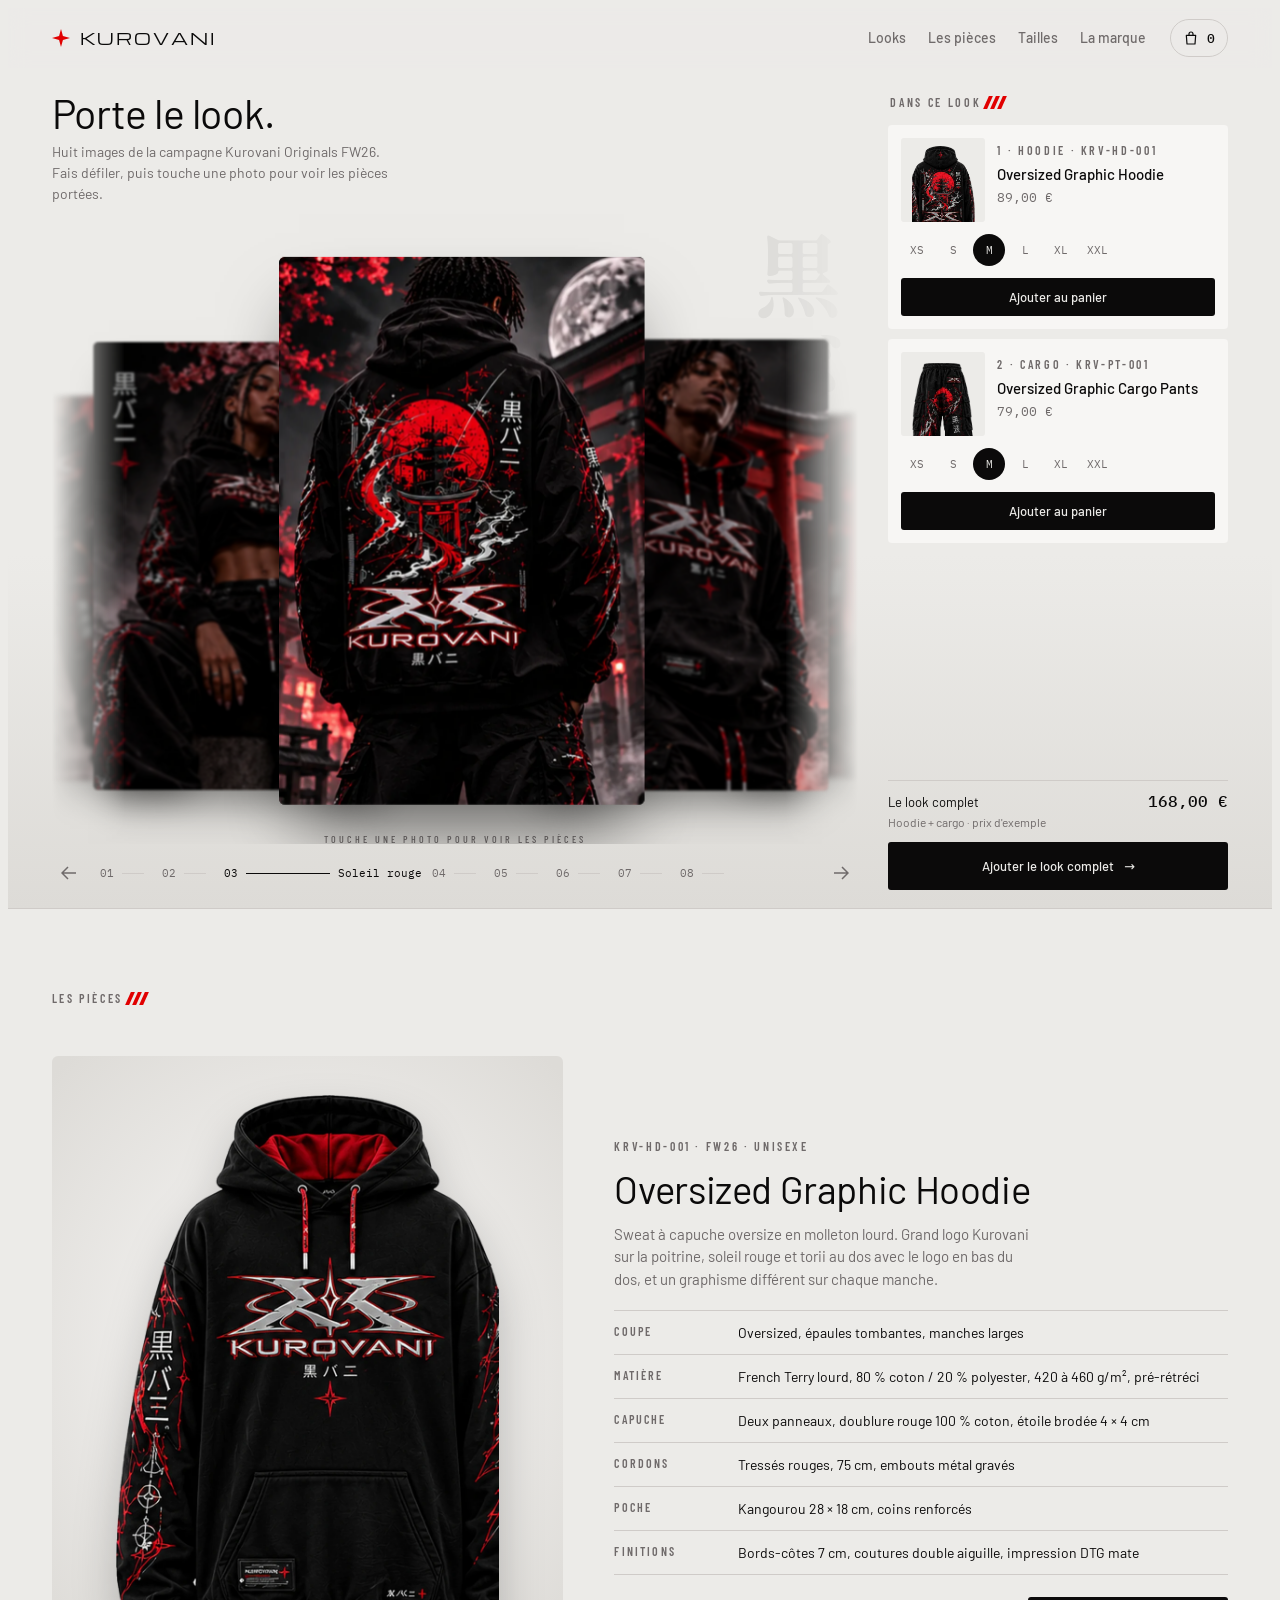
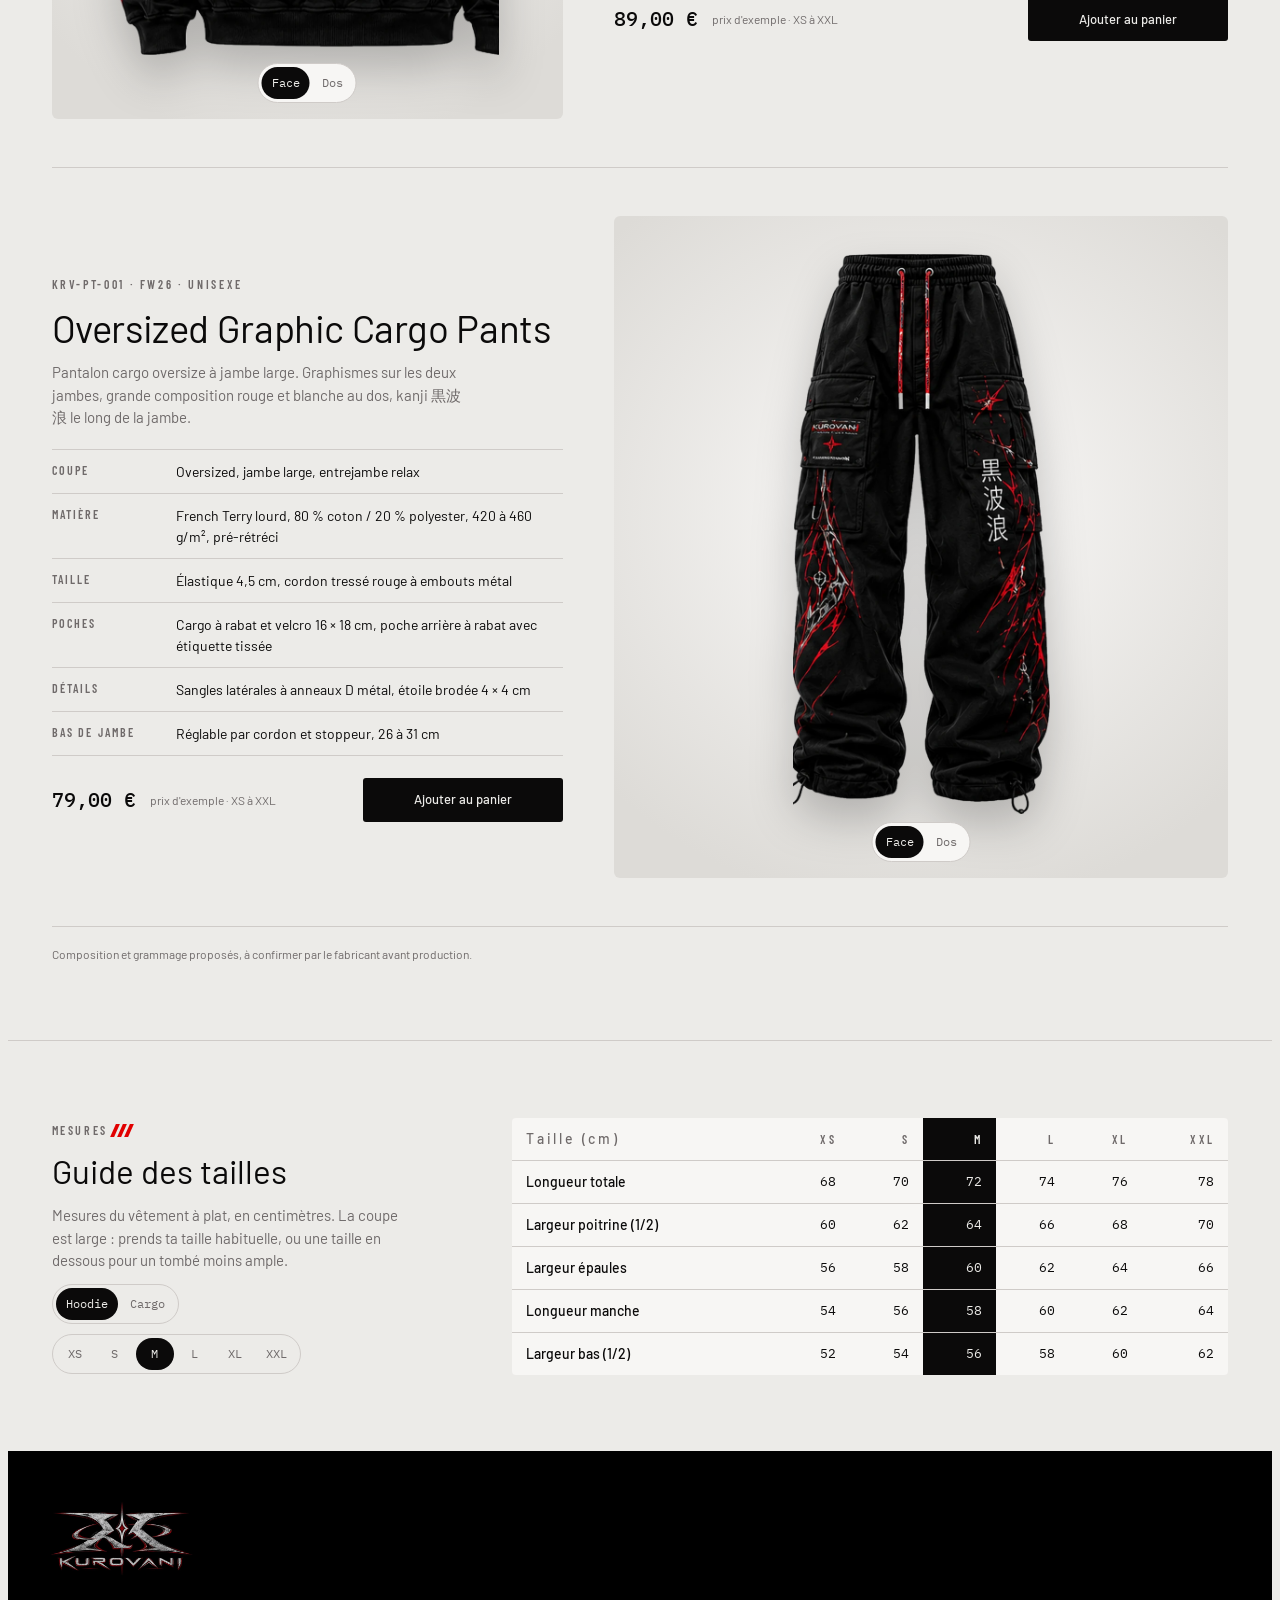
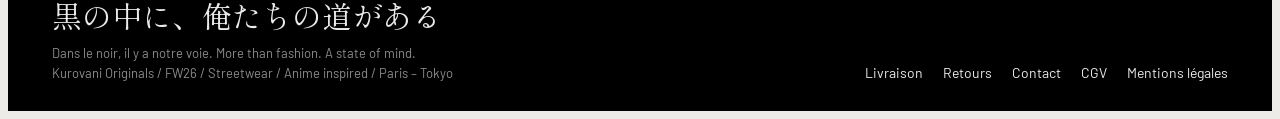
<file: index.html>
<!doctype html>
<html lang="fr">
<head>
<meta charset="utf-8">
<meta name="viewport" content="width=device-width, initial-scale=1, viewport-fit=cover">
</head>
<body>
<title>Kurovani Originals</title>
<meta name="claude:viewport-fit-sides" content="cover">
<link rel="preconnect" href="https://fonts.googleapis.com">
<link rel="preconnect" href="https://fonts.gstatic.com" crossorigin>
<link rel="stylesheet" href="https://fonts.googleapis.com/css2?family=Barlow:wght@400;500;600&family=Barlow+Condensed:wght@500;600;700&family=IBM+Plex+Mono:wght@400;500&family=Michroma&family=Shippori+Mincho+B1:wght@600;800&display=swap">
<style>
/* Concept : un studio blanc où les looks défilent en profondeur. On tourne le défilé, on touche un look,
   il s'avance seul et ses pièces s'achètent à droite. Un seul thème, clair, par choix : le noir des pièces s'y lit le mieux. */
:root {
  --bg: #ecebe8;        /* off-white Kurovani, légèrement chaud */
  --floor: #dddbd7;
  --panel: #f7f6f4;
  --fg: #0b0a0a;
  --dim: #6f6a6a;
  --line: #cfcbc8;
  --red: #e10000;
  --ink: #000000;       /* bandes noires */
  --on-ink: #eaeaea;
  --f-display: "Michroma", "Eurostile", "Arial Black", sans-serif;
  --f-label: "Barlow Condensed", "Arial Narrow", sans-serif;
  --f-body: "Barlow", system-ui, sans-serif;
  --f-mono: "IBM Plex Mono", ui-monospace, Menlo, monospace;
  --f-jp: "Shippori Mincho B1", "Hiragino Mincho ProN", "Yu Mincho", serif;
  --pad: clamp(16px, 3.4vw, 48px);
  --ease: cubic-bezier(.2, .8, .2, 1);
  color-scheme: light;
}
*, *::before, *::after { box-sizing: border-box; }
body { background: var(--bg); color: var(--fg); font: 400 15px/1.5 var(--f-body); -webkit-font-smoothing: antialiased; overflow-x: clip; }
body::before { content: ""; position: fixed; inset: 0 0 auto; height: env(safe-area-inset-top, 0px); z-index: 60; background: var(--bg); }
a { color: inherit; text-decoration: none; }
button { font: inherit; color: inherit; cursor: pointer; background: none; border: 0; padding: 0; }
img { display: block; }
:focus-visible { outline: 2px solid var(--red); outline-offset: 3px; }
.wrap { padding-left: max(var(--pad), env(safe-area-inset-left, 0px)); padding-right: max(var(--pad), env(safe-area-inset-right, 0px)); }
.jp { font-family: var(--f-jp); }
.mono { font-family: var(--f-mono); font-variant-numeric: tabular-nums; }
.label { font: 600 12px/1 var(--f-label); letter-spacing: .22em; text-transform: uppercase; color: var(--dim); }
.sl { display: inline-flex; gap: 3px; vertical-align: -2px; } .sl i { width: 4px; height: 13px; background: var(--red); transform: skewX(-24deg); }

/* ---- En-tête ---- */
.top { position: sticky; top: env(safe-area-inset-top, 0px); z-index: 40; background: color-mix(in srgb, var(--bg) 86%, transparent); backdrop-filter: blur(10px); -webkit-backdrop-filter: blur(10px); }
.top .wrap { display: flex; align-items: center; gap: 24px; height: 60px; }
.brand { display: inline-flex; align-items: center; gap: 10px; font: 400 16px/1 var(--f-display); letter-spacing: .12em; }
.brand svg { width: 18px; height: 18px; fill: var(--red); }
.top nav { display: flex; gap: 22px; margin-left: auto; }
.top nav a { font: 500 14px/1 var(--f-body); color: var(--dim); transition: color .2s; } .top nav a:hover { color: var(--fg); }
.bagbtn { display: inline-flex; align-items: center; gap: 8px; height: 38px; padding: 0 12px; border: 1px solid var(--line); border-radius: 999px; font: 500 13px/1 var(--f-mono); transition: border-color .2s, background .2s; }
.bagbtn:hover { border-color: var(--fg); } .bagbtn svg { width: 16px; height: 16px; }
.bagbtn.bump { animation: bump .45s var(--ease); } @keyframes bump { 40% { transform: scale(1.14); } }

/* ---- Studio ---- */
.stage { position: relative; display: grid; grid-template-columns: minmax(0, 1fr) 340px; grid-template-rows: auto minmax(0, 1fr) auto; column-gap: clamp(16px, 2.4vw, 40px); height: clamp(600px, calc(100vh - 60px), 900px); padding-block: 22px 18px; overflow: hidden; }
.stage::before { /* sol du studio */ content: ""; position: absolute; left: 0; right: 0; bottom: 0; height: 42%; background: linear-gradient(180deg, transparent, var(--floor)); pointer-events: none; }
.intro { grid-column: 1; grid-row: 1; position: relative; z-index: 5; min-height: 84px; pointer-events: none; }
.intro > div { transition: opacity .45s var(--ease), transform .45s var(--ease); }
.intro h1 { margin: 0 0 6px; font: 400 clamp(26px, 3.2vw, 44px)/1.1 var(--f-body); letter-spacing: -.01em; }
.intro p { margin: 0; color: var(--dim); font-size: 14px; max-width: 44ch; }
.intro .look { position: absolute; inset: 0 auto auto 0; opacity: 0; transform: translateY(8px); }
.intro .look b { display: block; margin-top: 8px; font: 400 clamp(20px, 2.2vw, 30px)/1.15 var(--f-body); }
.focus .intro .home { opacity: 0; transform: translateY(-8px); } .focus .intro .look { opacity: 1; transform: none; }

.lineup { grid-column: 1; grid-row: 2; position: relative; min-height: 0; touch-action: pan-y; cursor: grab; user-select: none; -webkit-user-select: none; }
.lineup.drag { cursor: grabbing; }
.fig { position: absolute; left: var(--cx, 50%); bottom: 6%; height: 86%; aspect-ratio: 2 / 3; transform-origin: 50% 100%; will-change: transform, filter, opacity; transition: opacity .5s var(--ease), filter .5s var(--ease), box-shadow .5s; border-radius: 6px; overflow: hidden; background: #0b0a0a; box-shadow: 0 30px 50px -18px rgba(0,0,0,.5); }
.fig img { width: 100%; height: 100%; object-fit: cover; pointer-events: none; -webkit-user-drag: none; }
.fig.on { box-shadow: 0 40px 70px -20px rgba(0,0,0,.6); }
.fig.on { cursor: zoom-in; }
.focus .fig:not(.on) { opacity: 0 !important; filter: blur(16px) !important; pointer-events: none; }
.focus .fig.on { cursor: default; }
.dot { position: absolute; width: 26px; height: 26px; margin: -13px 0 0 -13px; border-radius: 50%; background: var(--fg); color: var(--bg); display: grid; place-items: center; font: 500 11px/1 var(--f-mono); opacity: 0; transform: scale(.4); transition: opacity .35s var(--ease) .25s, transform .35s var(--ease) .25s, background .2s; pointer-events: none; box-shadow: 0 0 0 5px color-mix(in srgb, var(--bg) 70%, transparent); }
.focus .fig.on .dot { opacity: 1; transform: none; pointer-events: auto; cursor: pointer; }
.dot:hover, .dot.hot { background: var(--red); }
.kanji { position: absolute; right: 2%; top: 4%; writing-mode: vertical-rl; font: 800 clamp(40px, 7vw, 110px)/1 var(--f-jp); letter-spacing: .1em; color: var(--fg); opacity: .06; pointer-events: none; transition: opacity .5s; }
.focus .kanji { opacity: .1; }
.close { position: absolute; right: 0; top: 0; z-index: 6; width: 40px; height: 40px; border: 1px solid var(--line); border-radius: 50%; display: grid; place-items: center; background: var(--panel); opacity: 0; transform: scale(.6); pointer-events: none; transition: opacity .3s, transform .3s var(--ease), border-color .2s; }
.close:hover { border-color: var(--fg); } .focus .close { opacity: 1; transform: none; pointer-events: auto; }
.hint { position: absolute; left: var(--cx, 50%); bottom: 0; transform: translateX(-50%); font: 500 10px/1 var(--f-label); letter-spacing: .3em; text-transform: uppercase; color: var(--dim); white-space: nowrap; transition: opacity .3s; }
.focus .hint { opacity: 0; }

.rail { grid-column: 1; grid-row: 3; position: relative; z-index: 5; display: flex; align-items: center; gap: 14px; padding-top: 12px; }
.arrow { width: 34px; height: 34px; border-radius: 50%; display: grid; place-items: center; color: var(--dim); transition: color .2s, background .2s; } .arrow:hover { color: var(--fg); background: var(--panel); }
.ticks { display: flex; align-items: center; gap: 10px; flex: 1; min-width: 0; }
.lineup { isolation: isolate; -webkit-mask-image: linear-gradient(90deg, transparent, #000 9%, #000 91%, transparent); mask-image: linear-gradient(90deg, transparent, #000 9%, #000 91%, transparent); }
.tick { display: flex; align-items: center; gap: 8px; padding: 10px 0; color: var(--dim); font: 400 11px/1 var(--f-mono); white-space: nowrap; }
.tick i { display: block; height: 1px; width: 22px; background: var(--line); transition: width .5s var(--ease), background .3s; }
.tick span { max-width: 0; overflow: hidden; opacity: 0; transition: max-width .5s var(--ease), opacity .3s; }
.tick[aria-current="true"] { color: var(--fg); } .tick[aria-current="true"] i { width: 84px; background: var(--fg); } .tick[aria-current="true"] span { max-width: 160px; opacity: 1; }

/* ---- Panneau « Dans ce look » ---- */
.panel { grid-column: 2; grid-row: 1 / 4; position: relative; z-index: 5; display: flex; flex-direction: column; gap: 10px; min-height: 0; }
.panel > .label { padding: 6px 2px; }
.items { display: grid; gap: 10px; }
.item { display: grid; grid-template-columns: 84px minmax(0, 1fr); gap: 12px; padding: 12px; background: var(--panel); border: 1px solid transparent; border-radius: 4px; transition: border-color .25s, transform .35s var(--ease), box-shadow .35s; }
.item.hot { border-color: var(--fg); transform: translateX(-6px); box-shadow: 0 10px 24px rgba(0,0,0,.08); }
.item .th { aspect-ratio: 1; background: var(--bg); border-radius: 3px; display: grid; place-items: center; overflow: hidden; }
.item .th img { width: 86%; height: 86%; object-fit: contain; transition: opacity .3s, transform .5s var(--ease); }
.item:hover .th img { transform: scale(1.08) rotate(-2deg); }
.item h3 { margin: 4px 0 2px; font: 500 15px/1.2 var(--f-body); }
.item .pr { font: 400 13px/1 var(--f-mono); color: var(--dim); }
.szs { grid-column: 1 / -1; display: flex; align-items: center; gap: 4px; flex-wrap: wrap; }
.szs button { min-width: 32px; height: 32px; padding: 0 6px; border-radius: 50%; font: 400 11px/1 var(--f-mono); color: var(--dim); transition: background .2s, color .2s; }
.szs button:hover { color: var(--fg); } .szs button[aria-pressed="true"] { background: var(--fg); color: var(--bg); }
.btn { display: inline-flex; align-items: center; justify-content: center; gap: 10px; width: 100%; height: 44px; padding: 0 18px; background: var(--fg); color: var(--bg); border-radius: 3px; font: 500 13px/1 var(--f-body); transition: background .2s, transform .15s; }
.btn:hover { background: var(--red); color: #fff; } .btn:active { transform: translateY(1px); }
.item .btn { grid-column: 1 / -1; height: 38px; }
.full { margin-top: auto; display: grid; gap: 10px; padding-top: 12px; border-top: 1px solid var(--line); }
.full .row { display: flex; justify-content: space-between; align-items: baseline; gap: 10px; font-size: 13px; }
.full .row b { font: 500 16px/1 var(--f-mono); } .full small { color: var(--dim); font-size: 12px; }
.full .btn { height: 48px; }

/* ---- Sections sous le studio ---- */
.blk { padding-block: clamp(44px, 6vw, 84px); border-top: 1px solid var(--line); }
.guide { display: grid; grid-template-columns: minmax(0, 4fr) minmax(0, 7fr); gap: clamp(20px, 4vw, 56px); align-items: start; }
.guide h2 { margin: 12px 0 14px; font: 400 clamp(22px, 2.6vw, 34px)/1.15 var(--f-body); text-wrap: balance; }
.guide p { margin: 0 0 12px; color: var(--dim); max-width: 44ch; }
.seg { display: inline-flex; border: 1px solid var(--line); border-radius: 999px; padding: 3px; gap: 2px; }
.seg button { min-width: 38px; height: 32px; padding: 0 10px; border-radius: 999px; font: 400 12px/1 var(--f-mono); color: var(--dim); } .seg button[aria-pressed="true"] { background: var(--fg); color: var(--bg); }
.tablebox { overflow-x: auto; background: var(--panel); border-radius: 4px; }
table { border-collapse: collapse; width: 100%; min-width: 520px; font: 400 13px/1 var(--f-mono); font-variant-numeric: tabular-nums; }
th, td { padding: 14px; text-align: right; border-bottom: 1px solid var(--line); white-space: nowrap; transition: background .3s, color .3s; }
th:first-child, td:first-child { text-align: left; font: 500 14px/1 var(--f-body); }
thead th { font: 600 12px/1 var(--f-label); letter-spacing: .2em; color: var(--dim); }
tbody tr:last-child td { border-bottom: 0; } td.hl, th.hl { background: var(--fg); color: var(--bg); }

.piece { display: grid; grid-template-columns: minmax(0, 5fr) minmax(0, 6fr); gap: clamp(20px, 4vw, 64px); align-items: center; padding-block: clamp(24px, 4vw, 48px); border-bottom: 1px solid var(--line); }
.piece:nth-of-type(even) .shot { order: 2; }
.shot { position: relative; background: radial-gradient(70% 60% at 50% 45%, #fbfaf9, var(--floor)); border-radius: 6px; padding: clamp(16px, 3vw, 40px) clamp(16px, 3vw, 40px) 64px; display: grid; place-items: center; }
.shot img { width: 100%; height: clamp(300px, 44vw, 560px); object-fit: contain; filter: drop-shadow(0 22px 22px rgba(0,0,0,.22)); transition: transform .6s var(--ease); }
.shot:hover img { transform: scale(1.03) rotate(-1deg); }
.shot .seg { position: absolute; left: 50%; bottom: 16px; transform: translateX(-50%); background: var(--panel); }
.spec h2 { margin: 12px 0 12px; font: 400 clamp(24px, 3vw, 40px)/1.1 var(--f-body); letter-spacing: -.01em; text-wrap: balance; }
.spec > p { margin: 0 0 20px; color: var(--dim); max-width: 52ch; }
.spec dl { margin: 0 0 22px; border-top: 1px solid var(--line); }
.spec dl div { display: grid; grid-template-columns: 110px minmax(0, 1fr); gap: 14px; padding: 11px 0; border-bottom: 1px solid var(--line); font-size: 14px; }
.spec dt { font: 600 12px/1.6 var(--f-label); letter-spacing: .18em; text-transform: uppercase; color: var(--dim); } .spec dd { margin: 0; }
.buy { display: flex; align-items: center; gap: 14px; flex-wrap: wrap; } .buy b { font-size: 20px; font-weight: 500; } .buy small { color: var(--dim); font-size: 12px; margin-right: auto; } .buy .btn { width: auto; min-width: 200px; }
.fine { margin: 18px 0 0; color: var(--dim); font-size: 12px; }
.flogo { height: 84px; width: auto; margin: 0 0 14px -14px; }
footer { background: var(--ink); color: var(--on-ink); }
footer .wrap { display: flex; justify-content: space-between; align-items: end; gap: 24px; flex-wrap: wrap; padding-block: 44px 28px; }
footer .jp { font-size: clamp(20px, 2.4vw, 30px); } footer small { display: block; margin-top: 6px; color: #8d8a8a; font-size: 13px; }
footer nav { display: flex; gap: 20px; flex-wrap: wrap; font-size: 14px; } footer nav a:hover { color: var(--red); }

/* ---- Panier ---- */
.veil { position: fixed; inset: 0; z-index: 80; display: grid; place-items: center; padding: 16px; background: color-mix(in srgb, var(--bg) 55%, transparent); backdrop-filter: blur(14px); -webkit-backdrop-filter: blur(14px); opacity: 0; visibility: hidden; transition: opacity .35s, visibility .35s; }
.veil.on { opacity: 1; visibility: visible; }
.sheet { width: min(460px, 100%); max-height: min(640px, 100%); overflow: auto; background: var(--panel); border-radius: 6px; padding: 22px; box-shadow: 0 30px 80px rgba(0,0,0,.18); transform: translateY(24px) scale(.97); transition: transform .45s var(--ease); display: grid; gap: 16px; }
.veil.on .sheet { transform: none; }
.sheet header { display: flex; justify-content: space-between; align-items: center; } .sheet h2 { margin: 0; font: 400 20px/1.2 var(--f-body); }
.sheet p { margin: 0; color: var(--dim); font-size: 13px; }
.bagline { display: grid; grid-template-columns: 56px minmax(0, 1fr) auto; gap: 12px; align-items: center; }
.bagline .th { width: 56px; height: 56px; background: var(--bg); border-radius: 3px; display: grid; place-items: center; } .bagline img { width: 84%; height: 84%; object-fit: contain; }
.bagline b { display: block; font: 500 14px/1.2 var(--f-body); } .bagline small { color: var(--dim); font: 400 12px/1.5 var(--f-mono); }
.bagline button { color: var(--dim); font-size: 18px; width: 32px; height: 32px; } .bagline button:hover { color: var(--red); }
.sheet .tot { display: flex; justify-content: space-between; align-items: baseline; padding-top: 14px; border-top: 1px solid var(--line); } .sheet .tot b { font: 500 18px/1 var(--f-mono); }
.toast { position: fixed; left: 50%; bottom: calc(20px + env(safe-area-inset-bottom, 0px)); z-index: 90; transform: translate(-50%, 140%); padding: 12px 16px; background: var(--fg); color: var(--bg); border-radius: 3px; font-size: 13px; max-width: calc(100% - 32px); visibility: hidden; transition: transform .4s var(--ease), visibility .4s; }
.toast.on { transform: translate(-50%, 0); visibility: visible; }

@media (max-width: 900px) {
  .top nav { display: none; } .bagbtn { margin-left: auto; }
  .stage { grid-template-columns: minmax(0, 1fr); grid-template-rows: auto 56vh auto auto; height: auto; overflow: visible; padding-bottom: 28px; }
  .stage::before { height: 30%; bottom: auto; top: 34vh; }
  .lineup { overflow: hidden; margin-inline: calc(var(--pad) * -1); }
  .panel { grid-column: 1; grid-row: 4; margin-top: 18px; }
  .close { right: var(--pad); } .guide { grid-template-columns: 1fr; }
  .piece { grid-template-columns: 1fr; } .piece:nth-of-type(even) .shot { order: 0; } .buy .btn { width: 100%; }
  .tick { gap: 0; } .tick i { width: 0; } .tick[aria-current="true"] { gap: 6px; } .tick[aria-current="true"] i { width: 22px; } .ticks { gap: 7px; overflow: hidden; }
}
@media (prefers-reduced-motion: reduce) { *, *::before, *::after { transition-duration: .01s !important; animation: none !important; } }
</style>

<header class="top"><div class="wrap">
  <a class="brand" href="#" aria-label="Kurovani"><svg viewBox="-14 -14 28 28" aria-hidden="true"><path d="M0,-14 L3,-3 L14,0 L3,3 L0,14 L-3,3 L-14,0 L-3,-3 Z"/></svg>KUROVANI</a>
  <nav aria-label="Navigation"><a href="#looks">Looks</a><a href="#pieces">Les pièces</a><a href="#tailles">Tailles</a><a href="#marque">La marque</a></nav>
  <button class="bagbtn" id="bagbtn" aria-label="Ouvrir le panier"><svg viewBox="0 0 24 24" fill="none" stroke="currentColor" stroke-width="1.8" stroke-linejoin="round" aria-hidden="true"><path d="M5 8h14l-1 13H6L5 8Z"/><path d="M9 8V6a3 3 0 0 1 6 0v2"/></svg><span id="bagn">0</span></button>
</div></header>

<section class="stage wrap" id="looks">
  <div class="intro">
    <div class="home"><h1>Porte le look.</h1><p>Huit images de la campagne Kurovani Originals FW26. Fais défiler, puis touche une photo pour voir les pièces portées.</p></div>
    <div class="look" aria-live="polite"><span class="label" id="lk-n">Look 01</span><b id="lk-name">Originals</b></div>
  </div>
  <div class="lineup" id="lineup" aria-label="Défilé des looks">
    <div class="kanji jp" aria-hidden="true">黒バニ</div>
    <button class="close" id="close" aria-label="Revenir au défilé"><svg width="14" height="14" viewBox="0 0 14 14" fill="none" stroke="currentColor" stroke-width="1.6" aria-hidden="true"><path d="M1 1l12 12M13 1L1 13"/></svg></button>
    <div class="hint" id="hint">Touche une photo pour voir les pièces</div>
  </div>
  <div class="rail">
    <button class="arrow" id="prev" aria-label="Look précédent"><svg width="16" height="16" viewBox="0 0 16 16" fill="none" stroke="currentColor" stroke-width="1.5" aria-hidden="true"><path d="M15 8H1m6-6L1 8l6 6"/></svg></button>
    <div class="ticks" id="ticks"></div>
    <button class="arrow" id="next" aria-label="Look suivant"><svg width="16" height="16" viewBox="0 0 16 16" fill="none" stroke="currentColor" stroke-width="1.5" aria-hidden="true"><path d="M1 8h14M9 2l6 6-6 6"/></svg></button>
  </div>
  <aside class="panel" aria-label="Pièces du look">
    <span class="label">Dans ce look <span class="sl"><i></i><i></i><i></i></span></span>
    <div class="items" id="items"></div>
    <div class="full">
      <div class="row"><span>Le look complet<br><small>Hoodie + cargo · prix d'exemple</small></span><b id="fulltot">168,00 €</b></div>
      <button class="btn" id="addfull">Ajouter le look complet <span aria-hidden="true">→</span></button>
    </div>
  </aside>
</section>

<section class="blk" id="pieces"><div class="wrap">
  <span class="label">Les pièces <span class="sl"><i></i><i></i><i></i></span></span>
  <article class="piece" data-id="hoodie">
    <div class="shot"><img src="img/hoodie-front.webp" data-front="img/hoodie-front.webp" data-back="img/hoodie-back.webp" alt="Oversized Graphic Hoodie, vue avant" width="800" height="1200" loading="lazy">
      <div class="seg" role="group" aria-label="Vue, Oversized Graphic Hoodie"><button aria-pressed="true" data-v="front">Face</button><button aria-pressed="false" data-v="back">Dos</button></div></div>
    <div class="spec">
      <span class="label mono">KRV-HD-001 · FW26 · Unisexe</span>
      <h2>Oversized Graphic Hoodie</h2>
      <p>Sweat à capuche oversize en molleton lourd. Grand logo Kurovani sur la poitrine, soleil rouge et torii au dos avec le logo en bas du dos, et un graphisme différent sur chaque manche.</p>
      <dl><div><dt>Coupe</dt><dd>Oversized, épaules tombantes, manches larges</dd></div><div><dt>Matière</dt><dd>French Terry lourd, 80 % coton / 20 % polyester, 420 à 460 g/m², pré-rétréci</dd></div><div><dt>Capuche</dt><dd>Deux panneaux, doublure rouge 100 % coton, étoile brodée 4 × 4 cm</dd></div><div><dt>Cordons</dt><dd>Tressés rouges, 75 cm, embouts métal gravés</dd></div><div><dt>Poche</dt><dd>Kangourou 28 × 18 cm, coins renforcés</dd></div><div><dt>Finitions</dt><dd>Bords-côtes 7 cm, coutures double aiguille, impression DTG mate</dd></div></dl>
      <div class="buy"><b class="mono" data-price="hoodie"></b><small>prix d'exemple · XS à XXL</small><button class="btn" data-add="hoodie">Ajouter au panier</button></div>
    </div>
  </article>
  <article class="piece" data-id="pants">
    <div class="shot"><img src="img/pants-front.webp" data-front="img/pants-front.webp" data-back="img/pants-back.webp" alt="Oversized Graphic Cargo Pants, vue avant" width="800" height="1200" loading="lazy">
      <div class="seg" role="group" aria-label="Vue, Oversized Graphic Cargo Pants"><button aria-pressed="true" data-v="front">Face</button><button aria-pressed="false" data-v="back">Dos</button></div></div>
    <div class="spec">
      <span class="label mono">KRV-PT-001 · FW26 · Unisexe</span>
      <h2>Oversized Graphic Cargo Pants</h2>
      <p>Pantalon cargo oversize à jambe large. Graphismes sur les deux jambes, grande composition rouge et blanche au dos, kanji 黒波浪 le long de la jambe.</p>
      <dl><div><dt>Coupe</dt><dd>Oversized, jambe large, entrejambe relax</dd></div><div><dt>Matière</dt><dd>French Terry lourd, 80 % coton / 20 % polyester, 420 à 460 g/m², pré-rétréci</dd></div><div><dt>Taille</dt><dd>Élastique 4,5 cm, cordon tressé rouge à embouts métal</dd></div><div><dt>Poches</dt><dd>Cargo à rabat et velcro 16 × 18 cm, poche arrière à rabat avec étiquette tissée</dd></div><div><dt>Détails</dt><dd>Sangles latérales à anneaux D métal, étoile brodée 4 × 4 cm</dd></div><div><dt>Bas de jambe</dt><dd>Réglable par cordon et stoppeur, 26 à 31 cm</dd></div></dl>
      <div class="buy"><b class="mono" data-price="pants"></b><small>prix d'exemple · XS à XXL</small><button class="btn" data-add="pants">Ajouter au panier</button></div>
    </div>
  </article>
  <p class="fine">Composition et grammage proposés, à confirmer par le fabricant avant production.</p>
</div></section>

<section class="blk" id="tailles"><div class="wrap guide">
  <div>
    <span class="label">Mesures <span class="sl"><i></i><i></i><i></i></span></span>
    <h2>Guide des tailles</h2>
    <p>Mesures du vêtement à plat, en centimètres. La coupe est large : prends ta taille habituelle, ou une taille en dessous pour un tombé moins ample.</p>
    <div class="seg" id="szwhich" role="group" aria-label="Pièce"><button aria-pressed="true" data-g="hoodie">Hoodie</button><button aria-pressed="false" data-g="pants">Cargo</button></div>
    <div style="height:10px"></div>
    <div class="seg" id="szpick" role="group" aria-label="Taille à surligner"><button aria-pressed="false">XS</button><button aria-pressed="false">S</button><button aria-pressed="true">M</button><button aria-pressed="false">L</button><button aria-pressed="false">XL</button><button aria-pressed="false">XXL</button></div>
  </div>
  <div class="tablebox"><table id="sztable"><thead><tr><th>Taille (cm)</th><th>XS</th><th>S</th><th>M</th><th>L</th><th>XL</th><th>XXL</th></tr></thead><tbody></tbody></table></div>
</div></section>

<footer id="marque"><div class="wrap">
  <div><img class="flogo" src="img/logo.webp" alt="Kurovani" width="1280" height="640" loading="lazy"><div class="jp">黒の中に、俺たちの道がある</div><small>Dans le noir, il y a notre voie. More than fashion. A state of mind.<br>Kurovani Originals / FW26 / Streetwear / Anime inspired / Paris – Tokyo</small></div>
  <nav aria-label="Liens"><a href="#">Livraison</a><a href="#">Retours</a><a href="#">Contact</a><a href="#">CGV</a><a href="#">Mentions légales</a></nav>
</div></footer>

<div class="veil" id="veil" role="dialog" aria-modal="true" aria-labelledby="bagtitle">
  <div class="sheet">
    <header><h2 id="bagtitle">Ton panier</h2><button id="bagclose" aria-label="Fermer le panier"><svg width="14" height="14" viewBox="0 0 14 14" fill="none" stroke="currentColor" stroke-width="1.6" aria-hidden="true"><path d="M1 1l12 12M13 1L1 13"/></svg></button></header>
    <div id="baglines" style="display:grid;gap:14px"></div>
    <div class="tot"><span>Sous-total</span><b id="bagtot">0,00 €</b></div>
    <button class="btn" id="checkout" style="height:48px">Passer au paiement</button>
    <p>Démonstration : le paiement réel se fera dans ta boutique Shopify.</p>
  </div>
</div>
<div class="toast" id="toast" role="status" aria-live="polite"></div>

<script>
(() => {
  const $ = s => document.querySelector(s), $$ = s => [...document.querySelectorAll(s)];
  const calm = matchMedia('(prefers-reduced-motion: reduce)').matches;
  const eur = n => n.toFixed(2).replace('.', ',') + ' €';

  const LOOKS = [
    { name: 'Pagode', view: 'front', alt: 'Mannequin debout devant une pagode sous la lune rouge' },
    { name: 'Sakura', view: 'front', alt: 'Mannequin assise sous les cerisiers en fleurs' },
    { name: 'Soleil rouge', view: 'back', alt: 'Mannequin de dos, soleil rouge et torii imprimés sur le hoodie' },
    { name: 'Originals', view: 'front', alt: 'Plan rapproché du hoodie devant un torii rouge' },
    { name: 'Torii', view: 'front', alt: 'Mannequin debout devant un torii et la lune rouge' },
    { name: 'Capuche', view: 'front', alt: 'Mannequin accroupi, capuche relevée' },
    { name: 'Lune rouge', view: 'front', alt: 'Mannequin de profil, masqué, devant la lune rouge' },
    { name: 'Nuit rouge', view: 'front', alt: 'Mannequin de face devant un temple éclairé en rouge' }
  ];
  const PIECES = [
    { id: 'hoodie', type: 'Hoodie · KRV-HD-001', name: 'Oversized Graphic Hoodie', price: 89, img: 'hoodie' },
    { id: 'pants', type: 'Cargo · KRV-PT-001', name: 'Oversized Graphic Cargo Pants', price: 79, img: 'pants' }
  ];
  const SIZES = ['XS', 'S', 'M', 'L', 'XL', 'XXL'];
  const size = { hoodie: 'M', pants: 'M' };
  const N = LOOKS.length;

  // ---- Défilé en profondeur
  const lineup = $('#lineup'), stage = $('#looks'), ticks = $('#ticks');
  const jitter = [.06, .14, .2, .1, .24, .12, .18, .08], FADE = N > 4 ? .6 : .4;
  const figs = LOOKS.map((l, i) => {
    const b = document.createElement('button');
    b.className = 'fig'; b.setAttribute('aria-label', `Look ${String(i + 1).padStart(2, '0')}, ${l.name}`);
    b.innerHTML = `<img src="img/ring-${i + 1}.webp" alt="${l.alt}" width="820" height="1240" draggable="false">`;
    lineup.appendChild(b);
    const t = document.createElement('button');
    t.className = 'tick'; t.innerHTML = `${String(i + 1).padStart(2, '0')}<i></i><span>${l.name}</span>`;
    t.setAttribute('aria-label', `Aller au look ${i + 1}, ${l.name}`);
    t.addEventListener('click', () => go(i, true));
    ticks.appendChild(t);
    return b;
  });
  const tickEls = [...ticks.children];

  let cam = calm ? 0 : -1.6, target = 0, active = -1, focus = false, zoom = 1, zoomT = 1, auto = !calm, moved = 0;
  const wrap = v => ((v + N / 2) % N + N) % N - N / 2;
  const idx = () => ((Math.round(target) % N) + N) % N;

  function layout() {
    const w = lineup.clientWidth, mobile = matchMedia('(max-width: 900px)').matches;
    const S = Math.max(150, Math.min(390, w * (mobile ? .6 : .3)));
    figs.forEach((f, i) => {
      const p = wrap(i - cam), a = Math.abs(p), on = i === active;
      const d = Math.min(1, a / 2.4 + (a > .35 ? jitter[i % jitter.length] : 0));
      const sc = (1 - .34 * d) * (on ? zoom : 1);
      const x = p * S * (1 - .1 * a);
      f.style.transform = `translate(calc(-50% + ${x.toFixed(1)}px), ${(-d * 5).toFixed(2)}%) scale(${sc.toFixed(4)})`;
      f.style.filter = d > .04 ? `blur(${(d * d * 5).toFixed(2)}px) brightness(${(1 - .35 * d).toFixed(2)})` : 'none';
      f.style.opacity = a > N / 2 - FADE ? Math.max(0, (N / 2 - a) / FADE).toFixed(2) : 1;
      f.style.zIndex = 100 - Math.round(d * 40);
    });
  }
  function frame() {
    cam += (target - cam) * (lineup.classList.contains('drag') ? .35 : .09);
    zoom += (zoomT - zoom) * .1;
    layout();
    requestAnimationFrame(frame);
  }
  function setActive() {
    const i = idx(); if (i === active) return; active = i;
    figs.forEach((f, k) => f.classList.toggle('on', k === i));
    tickEls.forEach((t, k) => t.setAttribute('aria-current', k === i));
    $('#lk-n').textContent = 'Look ' + String(i + 1).padStart(2, '0'); $('#lk-name').textContent = LOOKS[i].name;
    renderItems();
  }
  function go(i, user) { // chemin le plus court sur la boucle
    if (user) auto = false;
    target = Math.round(target) + wrap(i - idx()); setActive();
  }
  function step(d) { auto = false; target = Math.round(target) + d; setActive(); }
  function setFocus(v) { focus = v; stage.classList.toggle('focus', v); zoomT = v ? 1.1 : 1; if (v) auto = false; if (!v) clearHot(); }

  // glisser, flèches, clavier, molette horizontale
  let sx = 0, st = 0, down = false;
  lineup.addEventListener('pointerdown', e => { if (e.target.closest('.close, .dot') || focus) return; down = true; moved = 0; sx = e.clientX; st = target; });
  window.addEventListener('pointermove', e => { if (!down) return; const dx = e.clientX - sx; moved = Math.max(moved, Math.abs(dx)); if (moved > 6) { lineup.classList.add('drag'); auto = false; target = st - dx / (lineup.clientWidth * .3); } });
  window.addEventListener('pointerup', () => { if (!down) return; down = false; lineup.classList.remove('drag'); target = Math.round(target); setActive(); });
  figs.forEach((f, i) => f.addEventListener('click', e => {
    if (moved > 6) return;
    const dot = e.target.closest('.dot'); if (dot) { hot(dot.dataset.piece); return; }
    if (focus) return;
    go(i, true); setFocus(true);
  }));
  $('#close').addEventListener('click', () => setFocus(false));
  $('#prev').addEventListener('click', () => step(-1)); $('#next').addEventListener('click', () => step(1));
  lineup.addEventListener('wheel', e => { if (Math.abs(e.deltaX) > Math.abs(e.deltaY) && Math.abs(e.deltaX) > 12 && !focus) { e.preventDefault(); if (!lineup._w) { step(e.deltaX > 0 ? 1 : -1); lineup._w = setTimeout(() => lineup._w = 0, 380); } } }, { passive: false });
  document.addEventListener('keydown', e => {
    if (e.key === 'Escape') { if ($('#veil').classList.contains('on')) closeBag(); else setFocus(false); }
    if ($('#veil').classList.contains('on')) return;
    if (e.key === 'ArrowLeft') step(-1); if (e.key === 'ArrowRight') step(1);
  });
  setInterval(() => { if (auto && !focus && !down && document.visibilityState === 'visible') { target = Math.round(target) + 1; setActive(); } }, 3600);
  const place = () => lineup.style.setProperty('--cx', '50%');
  addEventListener('resize', place); place();

  // ---- Panneau des pièces
  function renderItems() {
    const v = LOOKS[active].view;
    $('#items').innerHTML = PIECES.map((p, k) => `
      <article class="item" data-piece="${p.id}">
        <div class="th"><img src="img/${p.img}-${v}-s.webp" alt="${p.name}, vue ${v === 'front' ? 'avant' : 'dos'}" width="200" height="220"></div>
        <div><span class="label">${k + 1} · ${p.type}</span><h3>${p.name}</h3><span class="pr">${eur(p.price)}</span></div>
        <div class="szs" role="group" aria-label="Taille, ${p.name}">${SIZES.map(s => `<button aria-pressed="${size[p.id] === s}" data-size="${s}">${s}</button>`).join('')}</div>
        <button class="btn" data-add="${p.id}">Ajouter au panier</button>
      </article>`).join('');
  }
  const clearHot = () => $$('.hot').forEach(e => e.classList.remove('hot'));
  function hot(id) { clearHot(); $$(`[data-piece="${id}"]`).forEach(e => e.classList.add('hot')); }
  $('#items').addEventListener('click', e => {
    const s = e.target.closest('[data-size]'), a = e.target.closest('[data-add]'), it = e.target.closest('.item');
    if (s) { size[it.dataset.piece] = s.dataset.size; [...s.parentNode.children].forEach(b => b.setAttribute('aria-pressed', b === s)); }
    if (a) add([a.dataset.add]);
  });
  $('#items').addEventListener('pointerover', e => { const it = e.target.closest('.item'); if (it && focus) hot(it.dataset.piece); });
  $('#addfull').addEventListener('click', () => add(PIECES.map(p => p.id)));
  $('#fulltot').textContent = eur(PIECES.reduce((t, p) => t + p.price, 0));

  // ---- Panier (démo)
  const bag = []; let tt;
  const say = m => { const t = $('#toast'); t.textContent = m; t.classList.add('on'); clearTimeout(tt); tt = setTimeout(() => t.classList.remove('on'), 2400); };
  function add(ids) {
    ids.forEach(id => { const p = PIECES.find(x => x.id === id); bag.push({ ...p, size: size[id], view: LOOKS[active].view }); });
    renderBag(); const b = $('#bagbtn'); b.classList.remove('bump'); void b.offsetWidth; b.classList.add('bump');
    say(ids.length > 1 ? 'Look complet ajouté au panier' : `${PIECES.find(x => x.id === ids[0]).name}, taille ${size[ids[0]]} : ajouté`);
  }
  function renderBag() {
    $('#bagn').textContent = bag.length;
    $('#baglines').innerHTML = bag.length ? bag.map((p, i) => `<div class="bagline"><div class="th"><img src="img/${p.img}-${p.view}-s.webp" alt=""></div><div><b>${p.name}</b><small>Taille ${p.size} · ${eur(p.price)}</small></div><button data-rm="${i}" aria-label="Retirer ${p.name}">×</button></div>`).join('') : '<p>Ton panier est vide. Choisis un look pour commencer.</p>';
    $('#bagtot').textContent = eur(bag.reduce((t, p) => t + p.price, 0));
  }
  $('#baglines').addEventListener('click', e => { const r = e.target.closest('[data-rm]'); if (r) { bag.splice(+r.dataset.rm, 1); renderBag(); } });
  const openBag = () => { $('#veil').classList.add('on'); $('#bagclose').focus(); }, closeBag = () => { $('#veil').classList.remove('on'); $('#bagbtn').focus(); };
  $('#bagbtn').addEventListener('click', openBag); $('#bagclose').addEventListener('click', closeBag);
  $('#veil').addEventListener('click', e => { if (e.target === e.currentTarget) closeBag(); });
  $('#checkout').addEventListener('click', () => say(bag.length ? 'Le paiement se fera dans ta boutique Shopify' : 'Ton panier est vide'));

  // ---- Guide des tailles (mesures des fiches techniques)
  const GUIDE = {
    hoodie: [['Longueur totale', 68, 70, 72, 74, 76, 78], ['Largeur poitrine (1/2)', 60, 62, 64, 66, 68, 70], ['Largeur épaules', 56, 58, 60, 62, 64, 66], ['Longueur manche', 54, 56, 58, 60, 62, 64], ['Largeur bas (1/2)', 52, 54, 56, 58, 60, 62]],
    pants: [['Longueur totale', 98, 100, 102, 104, 106, 108], ['Taille élastique', 34, 36, 38, 40, 42, 44], ['Hanche', 54, 56, 58, 60, 62, 64], ['Entrejambe', 68, 70, 72, 74, 76, 78], ['Cuisse', 34, 36, 38, 40, 42, 44], ['Bas de jambe', 26, 27, 28, 29, 30, 31]]
  };
  let hlCol = 3;
  const hl = i => { hlCol = i; $$('#sztable tr').forEach(tr => [...tr.children].forEach((c, j) => c.classList.toggle('hl', j === i))); };
  const fillGuide = g => { $('#sztable tbody').innerHTML = GUIDE[g].map(r => '<tr>' + r.map(c => `<td>${c}</td>`).join('') + '</tr>').join(''); hl(hlCol); };
  $('#szpick').addEventListener('click', e => { const b = e.target.closest('button'); if (!b) return; const bs = $$('#szpick button'); bs.forEach(x => x.setAttribute('aria-pressed', x === b)); hl(bs.indexOf(b) + 1); });
  $('#szwhich').addEventListener('click', e => { const b = e.target.closest('button'); if (!b) return; $$('#szwhich button').forEach(x => x.setAttribute('aria-pressed', x === b)); fillGuide(b.dataset.g); });
  fillGuide('hoodie');

  // ---- Fiches des pièces : face / dos, ajout
  $$('.piece').forEach(pc => {
    const img = pc.querySelector('.shot img'), id = pc.dataset.id, P = PIECES.find(x => x.id === id);
    pc.querySelector('[data-price]').textContent = eur(P.price);
    pc.querySelector('.seg').addEventListener('click', e => { const b = e.target.closest('button'); if (!b) return; pc.querySelectorAll('.seg button').forEach(x => x.setAttribute('aria-pressed', x === b)); img.src = img.dataset[b.dataset.v]; img.alt = P.name + (b.dataset.v === 'front' ? ', vue avant' : ', vue arrière'); });
    pc.querySelector('[data-add]').addEventListener('click', () => add([id]));
  });

  setActive(); renderBag(); frame();
})();
</script>

</body>
</html>
</file>
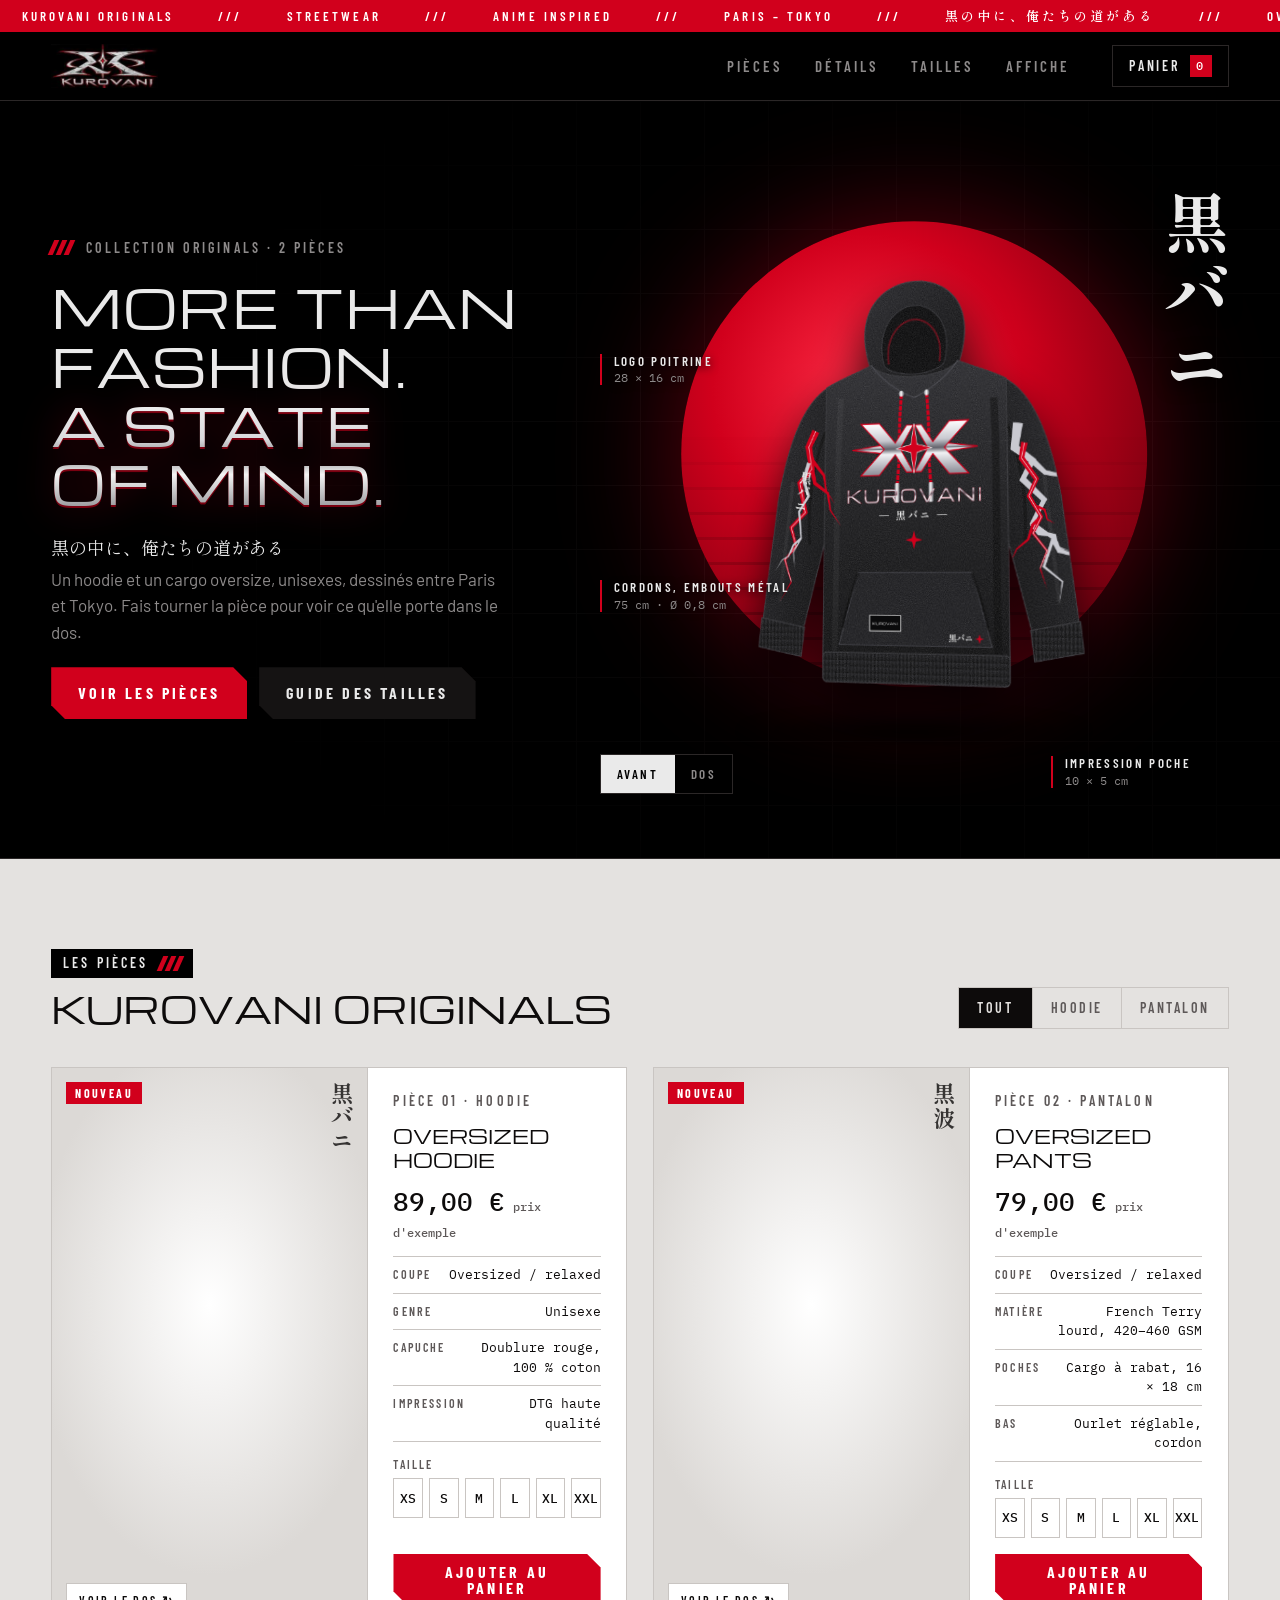
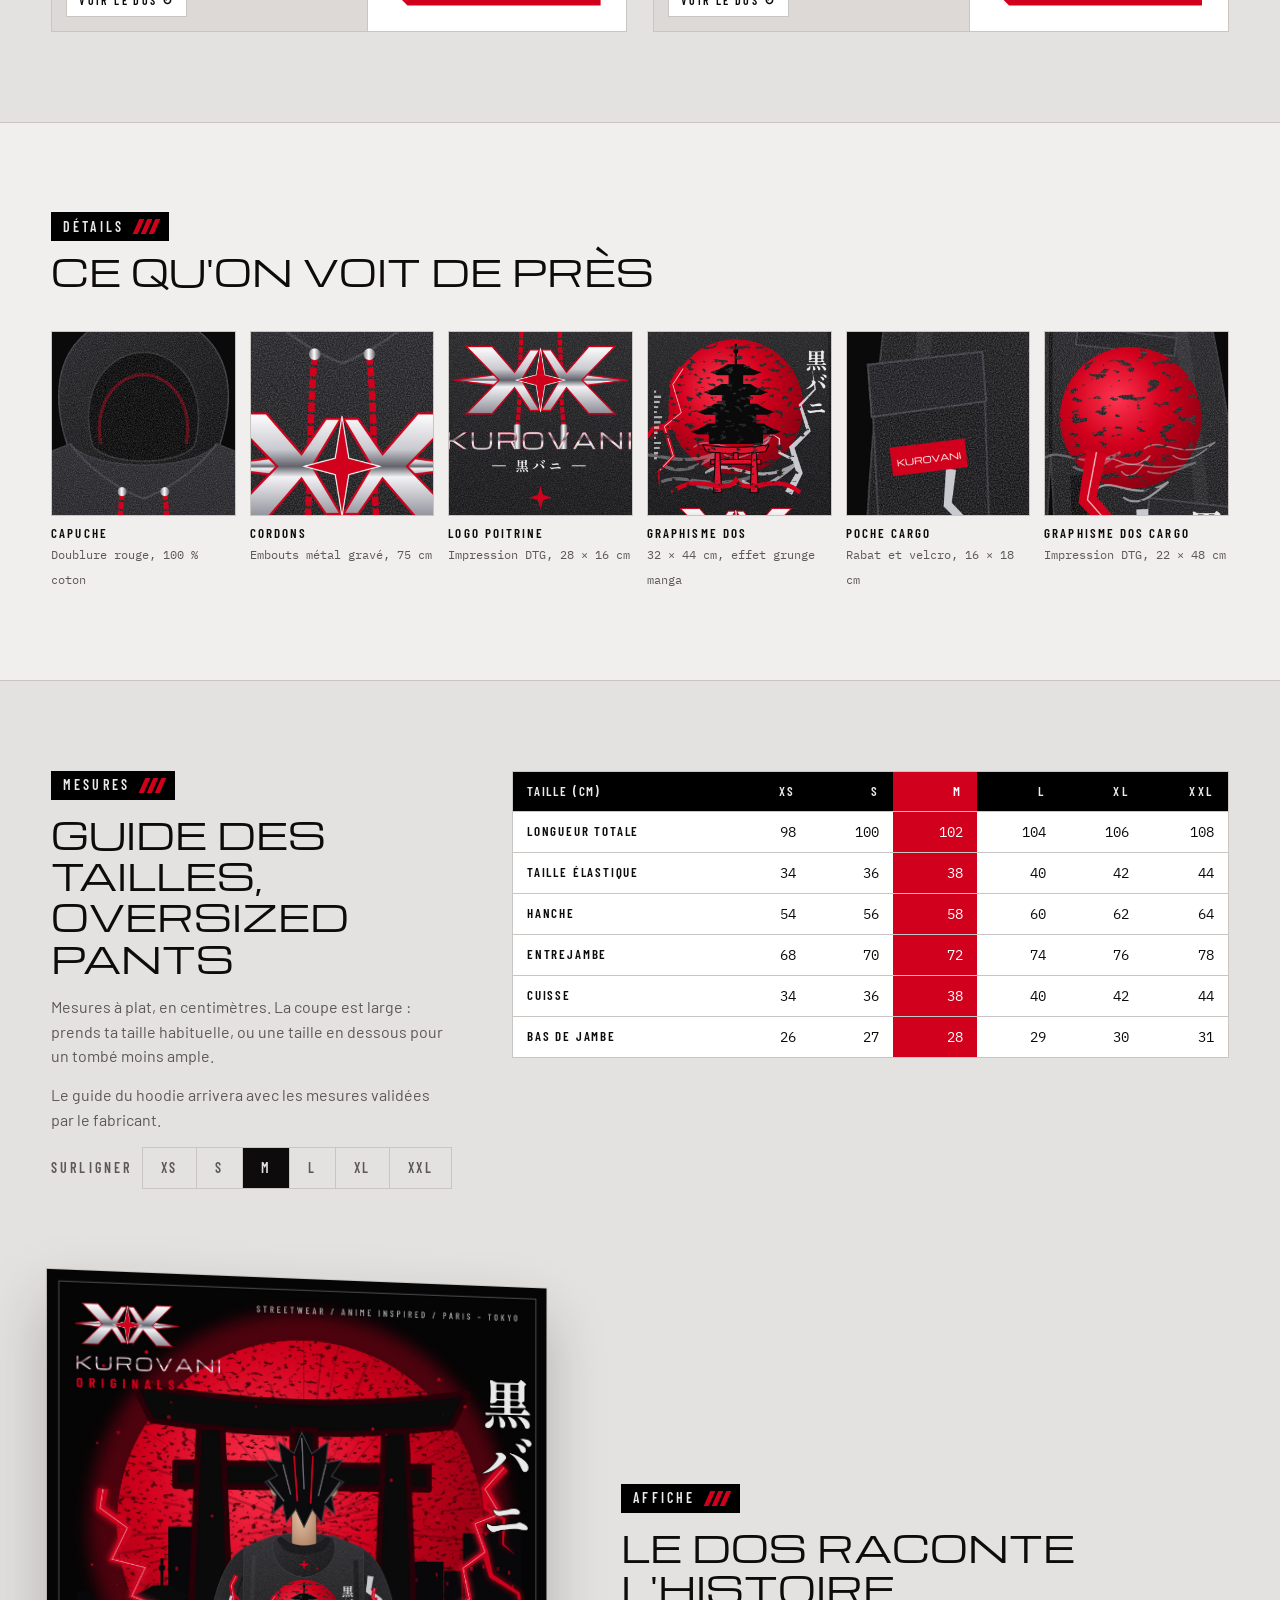
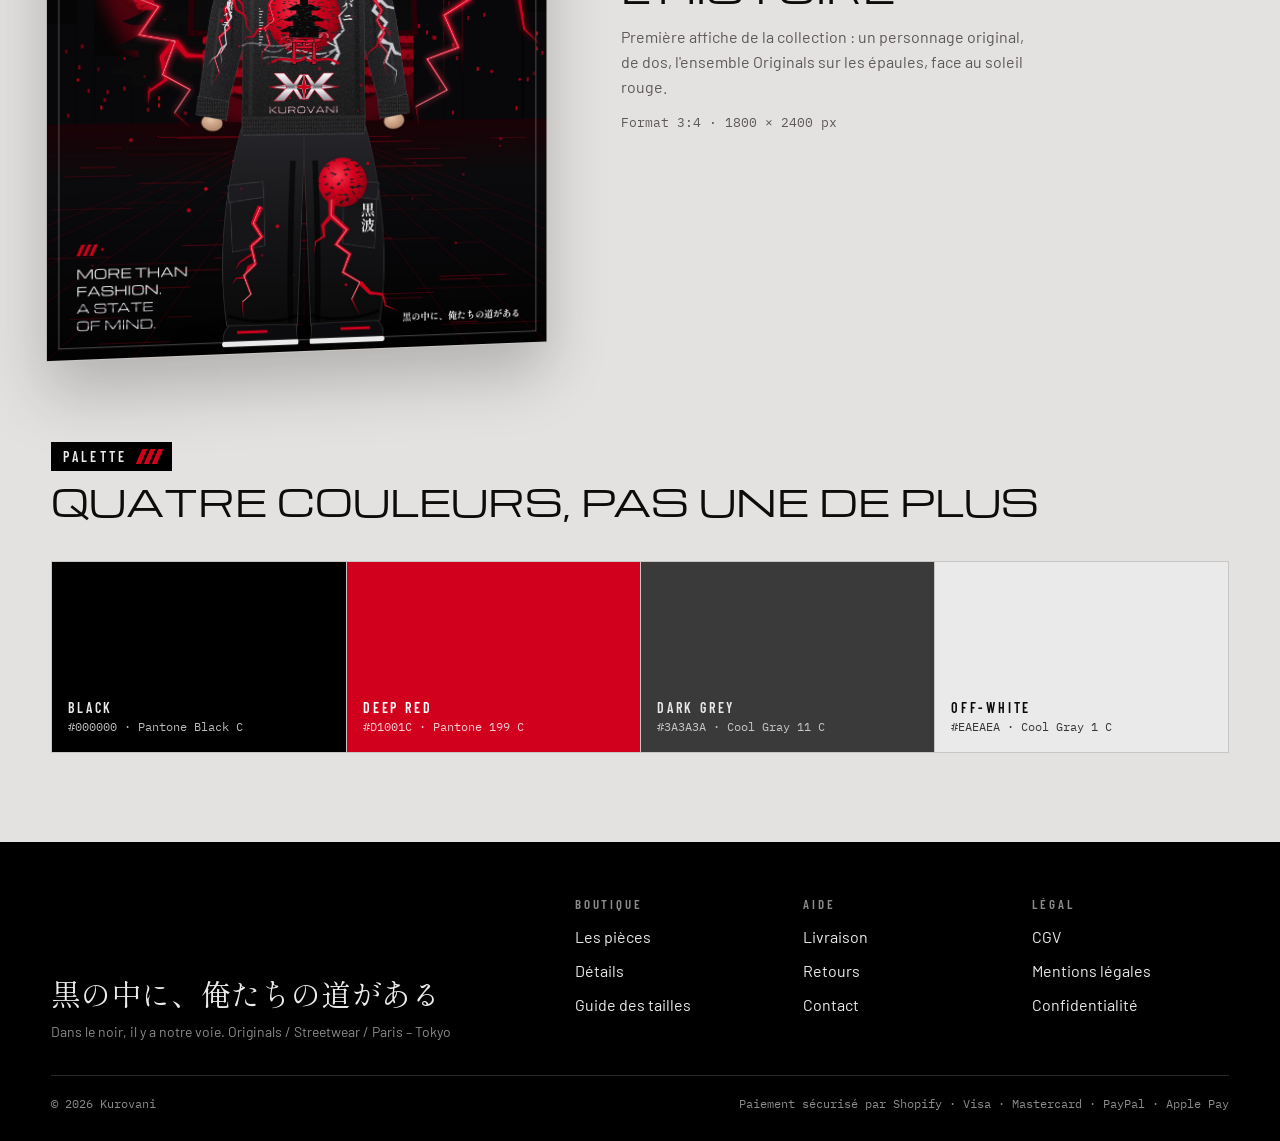
<file: archive/v2-tech-pack/index.html>
<!doctype html>
<html lang="fr">
<head>
<meta charset="utf-8">
<meta name="viewport" content="width=device-width, initial-scale=1, viewport-fit=cover">
<title>Kurovani Originals</title>
<link rel="preconnect" href="https://fonts.googleapis.com">
<link rel="preconnect" href="https://fonts.gstatic.com" crossorigin>
<link rel="stylesheet" href="https://fonts.googleapis.com/css2?family=Barlow:wght@400;500;600&family=Barlow+Condensed:wght@500;600;700&family=IBM+Plex+Mono:wght@400;500&family=Michroma&family=Shippori+Mincho+B1:wght@600;800&display=swap">
<style>
/* Concept : la fiche technique Kurovani devenue boutique. Bandes noires fixes (cadre de la fiche),
   panneaux qui suivent le thème, une seule pièce maîtresse en 3D : le vêtement qu'on fait tourner, coté comme sur la fiche. */
:root {
  --band: #000000;            /* cadre noir de la fiche, identique dans les deux thèmes */
  --on-band: #eaeaea;
  --on-band-dim: #8d8a8a;
  --band-line: #2b2727;
  --red: #d1001c;             /* Deep Red, Pantone 199 C */
  --red-deep: #7a0010;
  --chrome-a: #f4f4f4; --chrome-b: #8e8e92; --chrome-c: #d9d9dc;
  --bg: #0b0a0a;
  --panel: #151313;
  --panel-2: #1d1a1a;
  --line: #3a3a3a;            /* Dark Grey, Pantone Cool Gray 11 C */
  --fg: #eaeaea;              /* Off-white, Pantone Cool Gray 1 C */
  --fg-dim: #a39f9f;
  --stage: radial-gradient(70% 60% at 50% 42%, #2a2626, #100e0e 78%);
  --shadow: rgba(0,0,0,.6);
  --f-display: "Michroma", "Eurostile", "Arial Black", sans-serif;
  --f-label: "Barlow Condensed", "Arial Narrow", sans-serif;
  --f-body: "Barlow", system-ui, sans-serif;
  --f-mono: "IBM Plex Mono", ui-monospace, Menlo, monospace;
  --f-jp: "Shippori Mincho B1", "Hiragino Mincho ProN", "Yu Mincho", serif;
  --pad: clamp(16px, 4vw, 56px);
  color-scheme: dark;
}
@media (prefers-color-scheme: light) { :root:not([data-theme="dark"]) {
  --bg: #e4e2e0; --panel: #ffffff; --panel-2: #f1efed; --line: #c9c5c2; --fg: #0d0b0b; --fg-dim: #5d5858;
  --stage: radial-gradient(70% 60% at 50% 42%, #ffffff, #dcd9d6 80%); --shadow: rgba(0,0,0,.22); color-scheme: light; } }
:root[data-theme="light"] {
  --bg: #e4e2e0; --panel: #ffffff; --panel-2: #f1efed; --line: #c9c5c2; --fg: #0d0b0b; --fg-dim: #5d5858;
  --stage: radial-gradient(70% 60% at 50% 42%, #ffffff, #dcd9d6 80%); --shadow: rgba(0,0,0,.22); color-scheme: light; }

*, *::before, *::after { box-sizing: border-box; }
body { background: var(--bg); color: var(--fg); font: 400 16px/1.55 var(--f-body); -webkit-font-smoothing: antialiased; overflow-x: clip; }
body::before { content: ""; position: fixed; inset: 0 0 auto; height: env(safe-area-inset-top, 0px); z-index: 60; background: var(--band); }
a { color: inherit; text-decoration: none; }
button { font: inherit; color: inherit; cursor: pointer; }
img { display: block; }
:focus-visible { outline: 2px solid var(--red); outline-offset: 3px; }
.wrap { padding-left: max(var(--pad), env(safe-area-inset-left, 0px)); padding-right: max(var(--pad), env(safe-area-inset-right, 0px)); }
.jp { font-family: var(--f-jp); }
.mono { font-family: var(--f-mono); font-variant-numeric: tabular-nums; }
.sl { display: inline-flex; gap: 3px; } /* les /// des fiches */
.sl i { width: 5px; height: 15px; background: var(--red); transform: skewX(-24deg); }
.label { font: 600 14px/1 var(--f-label); letter-spacing: .22em; text-transform: uppercase; }

/* ---- Bande défilante ---- */
.ticker { background: var(--red); color: #fff; overflow: hidden; white-space: nowrap; font: 600 13px/32px var(--f-label); letter-spacing: .24em; text-transform: uppercase; }
.ticker div { display: inline-block; animation: tick 38s linear infinite; }
.ticker span { margin: 0 22px; }
@keyframes tick { to { transform: translateX(-50%); } }

/* ---- En-tête ---- */
.top { position: sticky; top: env(safe-area-inset-top, 0px); z-index: 50; background: var(--band); color: var(--on-band); border-bottom: 1px solid var(--band-line); }
.top .wrap { display: flex; align-items: center; gap: 28px; height: 68px; }
.brand img { height: 44px; width: auto; mix-blend-mode: screen; }
.top nav { display: flex; gap: 4px; margin-left: auto; }
.top nav a { padding: 10px 14px; font: 600 15px/1 var(--f-label); letter-spacing: .2em; text-transform: uppercase; color: var(--on-band-dim); position: relative; transition: color .2s; }
.top nav a::after { content: ""; position: absolute; left: 14px; right: 14px; bottom: 2px; height: 2px; background: var(--red); transform: scaleX(0); transform-origin: left; transition: transform .25s; }
.top nav a:hover { color: var(--on-band); } .top nav a:hover::after { transform: scaleX(1); }
.bag { display: inline-flex; align-items: center; gap: 10px; height: 42px; padding: 0 16px; background: none; border: 1px solid var(--band-line); color: var(--on-band); font: 600 14px/1 var(--f-label); letter-spacing: .2em; text-transform: uppercase; transition: border-color .2s; }
.bag:hover { border-color: var(--on-band); }
.bag b { min-width: 22px; height: 22px; display: grid; place-items: center; background: var(--red); color: #fff; font: 500 12px/1 var(--f-mono); }
.bag.bump b { animation: bump .4s; } @keyframes bump { 40% { transform: scale(1.5); } }

/* ---- Héros : la pièce maîtresse ---- */
.hero { position: relative; background: var(--band); color: var(--on-band); overflow: hidden; border-bottom: 1px solid var(--band-line); }
.hero::before { /* trame de fiche */ content: ""; position: absolute; inset: 0; background:
  linear-gradient(var(--band-line) 1px, transparent 1px) 0 0 / 100% 64px, linear-gradient(90deg, var(--band-line) 1px, transparent 1px) 0 0 / 64px 100%; opacity: .35;
  mask-image: radial-gradient(80% 90% at 70% 50%, #000, transparent 75%); -webkit-mask-image: radial-gradient(80% 90% at 70% 50%, #000, transparent 75%); }
.hero .wrap { position: relative; display: grid; grid-template-columns: minmax(0, 5fr) minmax(0, 6fr); gap: 24px; align-items: center; padding-block: clamp(28px, 5vw, 64px); }
.hero-copy { display: grid; gap: 22px; justify-items: start; min-width: 0; }
.hero-meta { display: flex; align-items: center; gap: 14px; color: var(--on-band-dim); }
.hero h1 { margin: 0; font: 400 clamp(26px, 4.1vw, 60px)/1.12 var(--f-display); letter-spacing: .02em; text-transform: uppercase; text-wrap: balance; }
.hero h1 .chrome { display: block; background: linear-gradient(180deg, var(--chrome-a) 0%, var(--chrome-c) 38%, var(--chrome-b) 52%, var(--chrome-a) 68%, var(--chrome-b) 100%); -webkit-background-clip: text; background-clip: text; color: transparent; filter: drop-shadow(0 2px 0 var(--red-deep)) drop-shadow(0 0 18px rgba(209,0,28,.35)); }
.hero p { margin: 0; max-width: 46ch; color: var(--on-band-dim); font-size: 17px; }
.hero p .jp { color: var(--on-band); font-size: 18px; display: block; margin-bottom: 4px; }
.cta-row { display: flex; flex-wrap: wrap; gap: 12px; }
.btn { display: inline-flex; align-items: center; gap: 12px; height: 52px; padding: 0 26px; border: 1px solid transparent; font: 700 16px/1 var(--f-label); letter-spacing: .2em; text-transform: uppercase; transition: transform .15s, background .2s, border-color .2s, color .2s; clip-path: polygon(0 0, calc(100% - 14px) 0, 100% 14px, 100% 100%, 14px 100%, 0 calc(100% - 14px)); }
.btn-red { background: var(--red); color: #fff; } .btn-red:hover { background: #ec1530; transform: translateY(-2px); } .btn-red:active { transform: none; }
.btn-ghost { background: #151313; color: var(--on-band); } .btn-ghost:hover { background: #262222; }
.btn[disabled] { opacity: .45; cursor: not-allowed; transform: none; }

.stage { position: relative; min-width: 0; aspect-ratio: 1 / 1; max-width: 640px; width: 100%; justify-self: center; perspective: 1400px; touch-action: pan-y; cursor: grab; user-select: none; }
.stage.drag { cursor: grabbing; }
.sun { position: absolute; left: 50%; top: 46%; width: 74%; aspect-ratio: 1; transform: translate(-50%, -50%); border-radius: 50%;
  background: radial-gradient(circle at 40% 36%, #ff2b45 0%, var(--red) 38%, var(--red-deep) 78%, #2d0006 100%); box-shadow: 0 0 120px rgba(209,0,28,.45); }
.sun::after { /* brumes */ content: ""; position: absolute; inset: 0; border-radius: 50%; background: repeating-linear-gradient(0deg, transparent 0 22px, rgba(0,0,0,.28) 22px 25px); mask-image: linear-gradient(transparent 45%, #000); -webkit-mask-image: linear-gradient(transparent 45%, #000); }
.kanji-v { position: absolute; right: 0; top: 4%; writing-mode: vertical-rl; font: 800 clamp(34px, 5vw, 68px)/1 var(--f-jp); letter-spacing: .12em; color: var(--on-band); text-shadow: 0 4px 18px #000; }
.spinner { position: absolute; left: 50%; top: 50%; width: 62%; height: 78%; transform-style: preserve-3d; transform: translate(-50%, -50%) rotateX(4deg) rotateY(var(--ry, -22deg)); transition: transform .7s cubic-bezier(.2,.8,.2,1); }
.stage.drag .spinner { transition: none; }
.spinner img { position: absolute; inset: 0; width: 100%; height: 100%; object-fit: contain; backface-visibility: hidden; -webkit-backface-visibility: hidden; filter: drop-shadow(0 30px 26px rgba(0,0,0,.85)); pointer-events: none; }
.spinner .back { transform: rotateY(180deg); }
.floor { position: absolute; left: 22%; right: 22%; bottom: 7%; height: 6%; border-radius: 50%; background: radial-gradient(closest-side, rgba(0,0,0,.9), transparent); filter: blur(6px); }
.note { position: absolute; display: grid; gap: 3px; padding-left: 12px; border-left: 2px solid var(--red); opacity: 0; transform: translateY(6px); transition: opacity .35s, transform .35s; pointer-events: none; text-shadow: 0 2px 8px #000; }
.note b { font: 600 13px/1.1 var(--f-label); letter-spacing: .18em; text-transform: uppercase; }
.note span { font: 400 12px/1.2 var(--f-mono); color: var(--on-band-dim); }
.stage[data-side="front"] .note.f, .stage[data-side="back"] .note.b { opacity: 1; transform: none; }
.n1 { left: 0; top: 30%; } .n2 { left: 0; top: 66%; } .n3 { right: 6%; bottom: 1%; }
.turn { position: absolute; left: 0; bottom: 0; display: flex; border: 1px solid var(--band-line); background: var(--band); }
.turn button { height: 38px; padding: 0 16px; background: none; border: 0; color: var(--on-band-dim); font: 600 13px/1 var(--f-label); letter-spacing: .2em; text-transform: uppercase; }
.turn button[aria-pressed="true"] { background: var(--on-band); color: var(--band); }
.hint { position: absolute; right: 0; bottom: 8px; color: var(--on-band-dim); font: 400 11px/1 var(--f-mono); }

/* ---- Sections ---- */
section.blk { padding-block: clamp(48px, 7vw, 96px); }
.head { display: flex; align-items: end; justify-content: space-between; gap: 20px; flex-wrap: wrap; margin-bottom: clamp(22px, 3vw, 40px); }
.head h2 { margin: 10px 0 0; font: 400 clamp(22px, 2.8vw, 38px)/1.15 var(--f-display); text-transform: uppercase; text-wrap: balance; }
.tab { display: inline-flex; align-items: center; gap: 12px; padding: 7px 12px; background: var(--band); color: var(--on-band); }
.seg { display: flex; border: 1px solid var(--line); }
.seg button { height: 40px; padding: 0 18px; background: none; border: 0; color: var(--fg-dim); font: 600 14px/1 var(--f-label); letter-spacing: .18em; text-transform: uppercase; transition: color .2s, background .2s; }
.seg button + button { border-left: 1px solid var(--line); }
.seg button:hover { color: var(--fg); }
.seg button[aria-pressed="true"] { background: var(--fg); color: var(--bg); }

/* ---- Pièces ---- */
.pieces { display: grid; grid-template-columns: repeat(2, minmax(0, 1fr)); gap: clamp(16px, 2vw, 28px); }
.piece { display: grid; grid-template-columns: minmax(0, 11fr) minmax(0, 9fr); background: var(--panel); border: 1px solid var(--line); min-width: 0; }
.shot { position: relative; background: var(--stage); perspective: 1100px; overflow: hidden; min-height: 420px; border-right: 1px solid var(--line); }
.shot .flip { position: absolute; inset: 9% 10% 12%; transform-style: preserve-3d; transform: rotateX(calc(var(--my, 0) * -10deg)) rotateY(calc(var(--mx, 0) * 16deg + var(--turn, 0deg))); transition: transform .6s cubic-bezier(.2,.8,.2,1); }
.shot.live .flip { transition: transform .1s linear; }
.shot img { position: absolute; inset: 0; width: 100%; height: 100%; object-fit: contain; backface-visibility: hidden; -webkit-backface-visibility: hidden; filter: drop-shadow(0 22px 18px var(--shadow)); }
.shot img + img { transform: rotateY(180deg); }
.shot .k { position: absolute; top: 14px; right: 14px; writing-mode: vertical-rl; font: 800 22px/1 var(--f-jp); letter-spacing: .1em; color: var(--fg); opacity: .8; }
.shot .new { position: absolute; top: 14px; left: 14px; padding: 5px 9px; background: var(--red); color: #fff; font: 700 12px/1 var(--f-label); letter-spacing: .2em; text-transform: uppercase; }
.shot .side { position: absolute; left: 14px; bottom: 14px; height: 34px; padding: 0 12px; display: inline-flex; align-items: center; gap: 8px; background: var(--panel); border: 1px solid var(--line); font: 600 12px/1 var(--f-label); letter-spacing: .2em; text-transform: uppercase; }
.shot .side:hover { border-color: var(--fg); }
.info { display: flex; flex-direction: column; gap: 16px; padding: clamp(16px, 2vw, 26px); min-width: 0; }
.info .label { color: var(--fg-dim); }
.info h3 { margin: 0; font: 400 clamp(17px, 1.5vw, 22px)/1.25 var(--f-display); text-transform: uppercase; overflow-wrap: anywhere; }
.price { font: 500 26px/1 var(--f-mono); font-variant-numeric: tabular-nums; }
.price small { font-size: 12px; color: var(--fg-dim); margin-left: 8px; }
.specs { margin: 0; display: grid; gap: 0; border-top: 1px solid var(--line); }
.specs div { display: flex; justify-content: space-between; gap: 12px; padding: 8px 0; border-bottom: 1px solid var(--line); font-size: 14px; }
.specs dt { color: var(--fg-dim); font: 600 12px/1.6 var(--f-label); letter-spacing: .18em; text-transform: uppercase; }
.specs dd { margin: 0; text-align: right; font: 400 13px/1.5 var(--f-mono); }
.sizes { display: grid; grid-template-columns: repeat(6, minmax(0, 1fr)); gap: 6px; border: 0; padding: 0; margin: 0; }
.sizes legend { padding: 0; margin-bottom: 8px; font: 600 12px/1 var(--f-label); letter-spacing: .18em; text-transform: uppercase; color: var(--fg-dim); }
.sizes label { position: relative; }
.sizes input { position: absolute; opacity: 0; inset: 0; }
.sizes span { display: grid; place-items: center; height: 40px; border: 1px solid var(--line); font: 500 13px/1 var(--f-mono); transition: border-color .15s, background .15s, color .15s; cursor: pointer; }
.sizes label:hover span { border-color: var(--fg); }
.sizes input:checked + span { background: var(--fg); color: var(--bg); border-color: var(--fg); }
.sizes input:focus-visible + span { outline: 2px solid var(--red); outline-offset: 2px; }
.info .btn { justify-content: center; margin-top: auto; }

/* ---- Détails ---- */
.details { background: var(--panel-2); border-block: 1px solid var(--line); }
.strip { display: grid; grid-template-columns: repeat(6, minmax(0, 1fr)); gap: 14px; }
.strip figure { margin: 0; display: grid; gap: 10px; align-content: start; }
.strip .ph { aspect-ratio: 1; overflow: hidden; border: 1px solid var(--line); background: var(--band); }
.strip img { width: 100%; height: 100%; object-fit: cover; transition: transform .5s; }
.strip figure:hover img { transform: scale(1.1); }
.strip figcaption b { display: block; font: 600 13px/1.2 var(--f-label); letter-spacing: .16em; text-transform: uppercase; }
.strip figcaption span { font: 400 12px/1.4 var(--f-mono); color: var(--fg-dim); }

/* ---- Guide des tailles ---- */
.guide { display: grid; grid-template-columns: minmax(0, 4fr) minmax(0, 7fr); gap: clamp(20px, 4vw, 56px); align-items: start; }
.guide p { margin: 0 0 14px; color: var(--fg-dim); max-width: 44ch; }
.tablebox { overflow-x: auto; border: 1px solid var(--line); background: var(--panel); }
table { border-collapse: collapse; width: 100%; min-width: 520px; font: 400 14px/1 var(--f-mono); font-variant-numeric: tabular-nums; }
th, td { padding: 13px 14px; text-align: right; border-bottom: 1px solid var(--line); white-space: nowrap; }
th:first-child, td:first-child { text-align: left; font: 600 13px/1 var(--f-label); letter-spacing: .14em; text-transform: uppercase; }
thead th { background: var(--band); color: var(--on-band); font: 600 13px/1 var(--f-label); letter-spacing: .2em; }
tbody tr:last-child td { border-bottom: 0; }
td.hl, th.hl { background: var(--red); color: #fff; }
.pick { display: flex; flex-wrap: wrap; align-items: center; gap: 10px; margin-top: 6px; }

/* ---- Palette ---- */
.palette { display: grid; grid-template-columns: repeat(4, minmax(0, 1fr)); border: 1px solid var(--line); }
.sw { min-height: 190px; display: flex; flex-direction: column; justify-content: flex-end; gap: 4px; padding: 16px; }
.sw + .sw { border-left: 1px solid var(--line); }
.sw b { font: 600 14px/1 var(--f-label); letter-spacing: .2em; text-transform: uppercase; }
.sw span { font: 400 12px/1.4 var(--f-mono); opacity: .8; }
.sw.c1 { background: #000; color: #eaeaea; } .sw.c2 { background: #d1001c; color: #fff; } .sw.c3 { background: #3a3a3a; color: #eaeaea; } .sw.c4 { background: #eaeaea; color: #0b0a0a; }

/* ---- Affiche ---- */
.poster { display: grid; grid-template-columns: minmax(0, 5fr) minmax(0, 6fr); gap: clamp(20px, 5vw, 72px); align-items: center; }
.poster .frame { perspective: 1200px; justify-self: center; width: 100%; max-width: 520px; }
.poster .frame img { width: 100%; height: auto; border: 1px solid var(--line); box-shadow: 0 30px 60px var(--shadow); transform: rotateY(calc(var(--mx, 0) * 14deg + 8deg)) rotateX(calc(var(--my, 0) * -10deg)); transition: transform .5s cubic-bezier(.2,.8,.2,1); }
.poster .frame.live img { transition: transform .1s linear; }
.poster p { color: var(--fg-dim); max-width: 46ch; margin: 0 0 14px; }
.poster h2 { font: 400 clamp(22px, 2.8vw, 38px)/1.15 var(--f-display); text-transform: uppercase; margin: 14px 0 16px; text-wrap: balance; }
@media (max-width: 820px) { .poster { grid-template-columns: 1fr; } .poster .frame img { transform: none; } }

/* ---- Pied ---- */
footer { background: var(--band); color: var(--on-band); }
footer .wrap { display: grid; grid-template-columns: minmax(0, 5fr) repeat(3, minmax(0, 2fr)); gap: 32px; padding-block: 56px 28px; }
.fb img { height: 60px; width: auto; mix-blend-mode: screen; margin-bottom: 16px; }
.fb .jp { font-size: clamp(20px, 2.4vw, 30px); line-height: 1.3; }
.fb small { display: block; margin-top: 8px; color: var(--on-band-dim); font-size: 14px; }
footer h4 { margin: 0 0 14px; font: 600 13px/1 var(--f-label); letter-spacing: .22em; text-transform: uppercase; color: var(--on-band-dim); }
footer ul { list-style: none; margin: 0; padding: 0; display: grid; gap: 9px; }
footer li a:hover { color: var(--red); }
.legal { grid-column: 1 / -1; display: flex; justify-content: space-between; flex-wrap: wrap; gap: 10px; padding-top: 20px; border-top: 1px solid var(--band-line); color: var(--on-band-dim); font: 400 12px/1.4 var(--f-mono); }
.toast { position: fixed; left: 50%; bottom: calc(22px + env(safe-area-inset-bottom, 0px)); transform: translate(-50%, 140%); z-index: 70; padding: 13px 18px; background: var(--on-band); color: var(--band); font: 600 14px/1 var(--f-label); letter-spacing: .16em; text-transform: uppercase; transition: transform .35s cubic-bezier(.2,.8,.2,1), visibility .35s; max-width: calc(100% - 32px); visibility: hidden; }
.toast.on { transform: translate(-50%, 0); visibility: visible; }

@media (max-width: 1180px) { .pieces { grid-template-columns: 1fr; } .strip { grid-template-columns: repeat(3, minmax(0, 1fr)); } }
@media (max-width: 820px) {
  .top nav { display: none; } .bag { margin-left: auto; } .brand img { height: 36px; }
  .hero .wrap, .guide { grid-template-columns: 1fr; }
  .stage { order: -1; max-width: 460px; }
  .n1 { top: 6%; } .note.n2, .note.n3 { display: none; }
  .piece { grid-template-columns: 1fr; } .shot { min-height: 0; aspect-ratio: 4 / 4.2; border-right: 0; border-bottom: 1px solid var(--line); }
  .palette { grid-template-columns: repeat(2, minmax(0, 1fr)); } .sw { min-height: 130px; } .sw:nth-child(3) { border-left: 0; } .sw:nth-child(n+3) { border-top: 1px solid var(--line); }
  footer .wrap { grid-template-columns: 1fr 1fr; } .fb { grid-column: 1 / -1; }
}
@media (max-width: 480px) { .strip { grid-template-columns: repeat(2, minmax(0, 1fr)); } .btn { height: 48px; padding: 0 20px; font-size: 15px; } }
@media (prefers-reduced-motion: reduce) { *, *::before, *::after { animation: none !important; transition: none !important; } }
</style>
<style>body{margin:0}img{max-width:100%}[hidden]{display:none!important}</style>
</head>
<body>

<div class="ticker" aria-hidden="true"><div>
  <span>Kurovani Originals</span><span>///</span><span>Streetwear</span><span>///</span><span>Anime inspired</span><span>///</span><span>Paris – Tokyo</span><span>///</span><span class="jp">黒の中に、俺たちの道がある</span><span>///</span><span>Oversized / Unisex</span><span>///</span>
  <span>Kurovani Originals</span><span>///</span><span>Streetwear</span><span>///</span><span>Anime inspired</span><span>///</span><span>Paris – Tokyo</span><span>///</span><span class="jp">黒の中に、俺たちの道がある</span><span>///</span><span>Oversized / Unisex</span><span>///</span>
</div></div>

<header class="top"><div class="wrap">
  <a class="brand" href="#" aria-label="Kurovani"><img src="../../img/logo.png" alt="Kurovani" width="232" height="96"></a>
  <nav aria-label="Navigation"><a href="#pieces">Pièces</a><a href="#details">Détails</a><a href="#tailles">Tailles</a><a href="#affiche">Affiche</a></nav>
  <button class="bag" id="bag" aria-label="Panier">Panier <b id="bag-n">0</b></button>
</div></header>

<section class="hero"><div class="wrap">
  <div class="hero-copy">
    <div class="hero-meta label"><span class="sl"><i></i><i></i><i></i></span>Collection Originals · 2 pièces</div>
    <h1>More than fashion. <span class="chrome">A state of mind.</span></h1>
    <p><span class="jp">黒の中に、俺たちの道がある</span>Un hoodie et un cargo oversize, unisexes, dessinés entre Paris et Tokyo. Fais tourner la pièce pour voir ce qu'elle porte dans le dos.</p>
    <div class="cta-row"><a class="btn btn-red" href="#pieces">Voir les pièces</a><a class="btn btn-ghost" href="#tailles">Guide des tailles</a></div>
  </div>
  <div class="stage" id="stage" data-side="front" aria-label="Hoodie Oversize, vue à faire tourner">
    <div class="sun"></div>
    <div class="kanji-v jp" aria-hidden="true">黒バニ</div>
    <div class="floor"></div>
    <div class="spinner" id="spinner"><img src="../../img/hoodie-front.png" alt="Hoodie Oversize Kurovani, face avant"><img class="back" src="../../img/hoodie-back.png" alt="Hoodie Oversize Kurovani, dos"></div>
    <div class="note f n1"><b>Logo poitrine</b><span>28 × 16 cm</span></div>
    <div class="note f n2"><b>Cordons, embouts métal</b><span>75 cm · Ø 0,8 cm</span></div>
    <div class="note f n3"><b>Impression poche</b><span>10 × 5 cm</span></div>
    <div class="note b n1"><b>Étoile brodée</b><span>capuche · 4 × 4 cm</span></div>
    <div class="note b n2"><b>Graphisme dos</b><span>32 × 44 cm · DTG</span></div>
    <div class="note b n3"><b>Impression bas</b><span>18 × 3 cm</span></div>
    <div class="turn" role="group" aria-label="Face affichée"><button id="t-front" aria-pressed="true">Avant</button><button id="t-back" aria-pressed="false">Dos</button></div>
  </div>
</div></section>

<section class="blk" id="pieces"><div class="wrap">
  <div class="head">
    <div><span class="tab label">Les pièces <span class="sl"><i></i><i></i><i></i></span></span><h2>Kurovani Originals</h2></div>
    <div class="seg" id="seg" role="group" aria-label="Filtrer"><button aria-pressed="true" data-f="all">Tout</button><button aria-pressed="false" data-f="hoodie">Hoodie</button><button aria-pressed="false" data-f="pant">Pantalon</button></div>
  </div>
  <div class="pieces">
    <article class="piece" data-t="hoodie">
      <div class="shot"><span class="new">Nouveau</span><span class="k jp" aria-hidden="true">黒バニ</span>
        <div class="flip"><img src="../../img/hoodie-front.png" alt="Hoodie Oversize, face avant"><img src="../../img/hoodie-back.png" alt="Hoodie Oversize, dos"></div>
        <button class="side" aria-pressed="false">Voir le dos ↻</button></div>
      <div class="info">
        <span class="label">Pièce 01 · Hoodie</span>
        <h3>Oversized Hoodie</h3>
        <div class="price">89,00 €<small>prix d'exemple</small></div>
        <dl class="specs"><div><dt>Coupe</dt><dd>Oversized / relaxed</dd></div><div><dt>Genre</dt><dd>Unisexe</dd></div><div><dt>Capuche</dt><dd>Doublure rouge, 100 % coton</dd></div><div><dt>Impression</dt><dd>DTG haute qualité</dd></div></dl>
        <fieldset class="sizes"><legend>Taille</legend>
          <label><input type="radio" name="s-hoodie" id="h-xs" value="XS"><span>XS</span></label><label><input type="radio" name="s-hoodie" id="h-s" value="S"><span>S</span></label><label><input type="radio" name="s-hoodie" id="h-m" value="M"><span>M</span></label><label><input type="radio" name="s-hoodie" id="h-l" value="L"><span>L</span></label><label><input type="radio" name="s-hoodie" id="h-xl" value="XL"><span>XL</span></label><label><input type="radio" name="s-hoodie" id="h-xxl" value="XXL"><span>XXL</span></label>
        </fieldset>
        <button class="btn btn-red add" data-name="Oversized Hoodie" data-group="s-hoodie">Ajouter au panier</button>
      </div>
    </article>
    <article class="piece" data-t="pant">
      <div class="shot"><span class="new">Nouveau</span><span class="k jp" aria-hidden="true">黒波</span>
        <div class="flip"><img src="../../img/pants-front.png" alt="Oversized Pants, face avant"><img src="../../img/pants-back.png" alt="Oversized Pants, dos"></div>
        <button class="side" aria-pressed="false">Voir le dos ↻</button></div>
      <div class="info">
        <span class="label">Pièce 02 · Pantalon</span>
        <h3>Oversized Pants</h3>
        <div class="price">79,00 €<small>prix d'exemple</small></div>
        <dl class="specs"><div><dt>Coupe</dt><dd>Oversized / relaxed</dd></div><div><dt>Matière</dt><dd>French Terry lourd, 420–460 GSM</dd></div><div><dt>Poches</dt><dd>Cargo à rabat, 16 × 18 cm</dd></div><div><dt>Bas</dt><dd>Ourlet réglable, cordon</dd></div></dl>
        <fieldset class="sizes"><legend>Taille</legend>
          <label><input type="radio" name="s-pant" id="p-xs" value="XS"><span>XS</span></label><label><input type="radio" name="s-pant" id="p-s" value="S"><span>S</span></label><label><input type="radio" name="s-pant" id="p-m" value="M"><span>M</span></label><label><input type="radio" name="s-pant" id="p-l" value="L"><span>L</span></label><label><input type="radio" name="s-pant" id="p-xl" value="XL"><span>XL</span></label><label><input type="radio" name="s-pant" id="p-xxl" value="XXL"><span>XXL</span></label>
        </fieldset>
        <button class="btn btn-red add" data-name="Oversized Pants" data-group="s-pant">Ajouter au panier</button>
      </div>
    </article>
  </div>
</div></section>

<section class="blk details" id="details"><div class="wrap">
  <div class="head"><div><span class="tab label">Détails <span class="sl"><i></i><i></i><i></i></span></span><h2>Ce qu'on voit de près</h2></div></div>
  <div class="strip">
    <figure><div class="ph"><img src="../../img/detail-capuche.jpg" alt="Capuche et doublure" loading="lazy"></div><figcaption><b>Capuche</b><span>Doublure rouge, 100 % coton</span></figcaption></figure>
    <figure><div class="ph"><img src="../../img/detail-cordons.jpg" alt="Cordons rouges à embouts métal" loading="lazy"></div><figcaption><b>Cordons</b><span>Embouts métal gravé, 75 cm</span></figcaption></figure>
    <figure><div class="ph"><img src="../../img/detail-logo.jpg" alt="Logo chromé sur la poitrine" loading="lazy"></div><figcaption><b>Logo poitrine</b><span>Impression DTG, 28 × 16 cm</span></figcaption></figure>
    <figure><div class="ph"><img src="../../img/detail-dos.jpg" alt="Graphisme du dos, soleil rouge et torii" loading="lazy"></div><figcaption><b>Graphisme dos</b><span>32 × 44 cm, effet grunge manga</span></figcaption></figure>
    <figure><div class="ph"><img src="../../img/detail-cargo.jpg" alt="Poche cargo à rabat" loading="lazy"></div><figcaption><b>Poche cargo</b><span>Rabat et velcro, 16 × 18 cm</span></figcaption></figure>
    <figure><div class="ph"><img src="../../img/detail-soleil.jpg" alt="Soleil rouge imprimé au dos du cargo" loading="lazy"></div><figcaption><b>Graphisme dos cargo</b><span>Impression DTG, 22 × 48 cm</span></figcaption></figure>
  </div>
</div></section>

<section class="blk" id="tailles"><div class="wrap guide">
  <div>
    <span class="tab label">Mesures <span class="sl"><i></i><i></i><i></i></span></span>
    <h2 style="font:400 clamp(22px,2.8vw,38px)/1.15 var(--f-display);text-transform:uppercase;margin:14px 0 16px">Guide des tailles, Oversized Pants</h2>
    <p>Mesures à plat, en centimètres. La coupe est large : prends ta taille habituelle, ou une taille en dessous pour un tombé moins ample.</p>
    <p>Le guide du hoodie arrivera avec les mesures validées par le fabricant.</p>
    <div class="pick"><span class="label" style="color:var(--fg-dim)">Surligner</span>
      <div class="seg" id="szpick" role="group" aria-label="Taille à surligner"><button aria-pressed="false">XS</button><button aria-pressed="false">S</button><button aria-pressed="true">M</button><button aria-pressed="false">L</button><button aria-pressed="false">XL</button><button aria-pressed="false">XXL</button></div></div>
  </div>
  <div class="tablebox"><table id="sztable">
    <thead><tr><th>Taille (cm)</th><th>XS</th><th>S</th><th>M</th><th>L</th><th>XL</th><th>XXL</th></tr></thead>
    <tbody>
      <tr><td>Longueur totale</td><td>98</td><td>100</td><td>102</td><td>104</td><td>106</td><td>108</td></tr>
      <tr><td>Taille élastique</td><td>34</td><td>36</td><td>38</td><td>40</td><td>42</td><td>44</td></tr>
      <tr><td>Hanche</td><td>54</td><td>56</td><td>58</td><td>60</td><td>62</td><td>64</td></tr>
      <tr><td>Entrejambe</td><td>68</td><td>70</td><td>72</td><td>74</td><td>76</td><td>78</td></tr>
      <tr><td>Cuisse</td><td>34</td><td>36</td><td>38</td><td>40</td><td>42</td><td>44</td></tr>
      <tr><td>Bas de jambe</td><td>26</td><td>27</td><td>28</td><td>29</td><td>30</td><td>31</td></tr>
    </tbody></table></div>
</div></section>

<section class="blk" id="affiche" style="padding-top:0"><div class="wrap poster">
  <div class="frame" id="frame"><img src="../../img/poster-dos.jpg" alt="Affiche Kurovani : personnage de dos en hoodie et cargo Originals, face au soleil rouge sous un torii" width="900" height="1200" loading="lazy"></div>
  <div>
    <span class="tab label">Affiche <span class="sl"><i></i><i></i><i></i></span></span>
    <h2>Le dos raconte l'histoire</h2>
    <p>Première affiche de la collection : un personnage original, de dos, l'ensemble Originals sur les épaules, face au soleil rouge.</p>
    <p class="mono" style="font-size:13px">Format 3:4 · 1800 × 2400 px</p>
  </div>
</div></section>

<section class="blk" id="marque" style="padding-top:0"><div class="wrap">
  <div class="head"><div><span class="tab label">Palette <span class="sl"><i></i><i></i><i></i></span></span><h2>Quatre couleurs, pas une de plus</h2></div></div>
  <div class="palette">
    <div class="sw c1"><b>Black</b><span>#000000 · Pantone Black C</span></div>
    <div class="sw c2"><b>Deep Red</b><span>#D1001C · Pantone 199 C</span></div>
    <div class="sw c3"><b>Dark Grey</b><span>#3A3A3A · Cool Gray 11 C</span></div>
    <div class="sw c4"><b>Off-White</b><span>#EAEAEA · Cool Gray 1 C</span></div>
  </div>
</div></section>

<footer><div class="wrap">
  <div class="fb"><img src="../../img/logo.png" alt="Kurovani" width="232" height="96"><div class="jp">黒の中に、俺たちの道がある</div><small>Dans le noir, il y a notre voie. Originals / Streetwear / Paris – Tokyo</small></div>
  <div><h4>Boutique</h4><ul><li><a href="#pieces">Les pièces</a></li><li><a href="#details">Détails</a></li><li><a href="#tailles">Guide des tailles</a></li></ul></div>
  <div><h4>Aide</h4><ul><li><a href="#">Livraison</a></li><li><a href="#">Retours</a></li><li><a href="#">Contact</a></li></ul></div>
  <div><h4>Légal</h4><ul><li><a href="#">CGV</a></li><li><a href="#">Mentions légales</a></li><li><a href="#">Confidentialité</a></li></ul></div>
  <div class="legal"><span>© 2026 Kurovani</span><span>Paiement sécurisé par Shopify · Visa · Mastercard · PayPal · Apple Pay</span></div>
</div></footer>
<div class="toast" id="toast" role="status" aria-live="polite"></div>

<script>
(() => {
  const $ = (s, r = document) => r.querySelector(s), $$ = (s, r = document) => [...r.querySelectorAll(s)];
  const calm = matchMedia('(prefers-reduced-motion: reduce)').matches;

  // Pièce maîtresse : rotation au glisser, puis calage sur la face la plus proche
  const stage = $('#stage'), spin = $('#spinner'), bF = $('#t-front'), bB = $('#t-back');
  let ry = -22, startX = 0, startRy = 0, dragging = false;
  const apply = () => spin.style.setProperty('--ry', ry + 'deg');
  const sideOf = a => { const n = ((a % 360) + 360) % 360; return n > 90 && n < 270 ? 'back' : 'front'; };
  const mark = () => { const s = sideOf(ry); stage.dataset.side = s; bF.setAttribute('aria-pressed', s === 'front'); bB.setAttribute('aria-pressed', s === 'back'); };
  const snap = side => { const base = Math.round((ry - (side === 'back' ? 180 : 0)) / 360) * 360 + (side === 'back' ? 180 : 0); ry = base + (side === 'back' ? 18 : -22); apply(); mark(); };
  stage.addEventListener('pointerdown', e => { if (e.target.closest('button')) return; dragging = true; startX = e.clientX; startRy = ry; stage.classList.add('drag'); stage.setPointerCapture(e.pointerId); });
  stage.addEventListener('pointermove', e => { if (!dragging) return; ry = startRy + (e.clientX - startX) * .6; apply(); mark(); });
  const end = () => { if (!dragging) return; dragging = false; stage.classList.remove('drag'); snap(sideOf(ry)); };
  stage.addEventListener('pointerup', end); stage.addEventListener('pointercancel', end);
  bF.addEventListener('click', () => snap('front')); bB.addEventListener('click', () => snap('back'));
  apply();

  // Cartes : inclinaison au pointeur + retournement
  $$('.shot').forEach(shot => {
    const flip = $('.flip', shot), btn = $('.side', shot);
    btn.addEventListener('click', () => { const on = btn.getAttribute('aria-pressed') !== 'true'; btn.setAttribute('aria-pressed', on); btn.textContent = on ? 'Voir la face ↻' : 'Voir le dos ↻'; flip.style.setProperty('--turn', on ? '180deg' : '0deg'); });
    if (calm || !matchMedia('(hover: hover)').matches) return;
    shot.addEventListener('pointermove', e => { const r = shot.getBoundingClientRect(); shot.classList.add('live'); flip.style.setProperty('--mx', ((e.clientX - r.left) / r.width - .5).toFixed(3)); flip.style.setProperty('--my', ((e.clientY - r.top) / r.height - .5).toFixed(3)); });
    shot.addEventListener('pointerleave', () => { shot.classList.remove('live'); flip.style.setProperty('--mx', 0); flip.style.setProperty('--my', 0); });
  });

  // Affiche : légère rotation au pointeur
  const fr = $('#frame');
  if (fr && !calm && matchMedia('(hover: hover)').matches) {
    fr.addEventListener('pointermove', e => { const r = fr.getBoundingClientRect(); fr.classList.add('live'); fr.style.setProperty('--mx', ((e.clientX - r.left) / r.width - .5).toFixed(3)); fr.style.setProperty('--my', ((e.clientY - r.top) / r.height - .5).toFixed(3)); });
    fr.addEventListener('pointerleave', () => { fr.classList.remove('live'); fr.style.setProperty('--mx', 0); fr.style.setProperty('--my', 0); });
  }

  // Filtre des pièces
  $('#seg').addEventListener('click', e => { const b = e.target.closest('button'); if (!b) return; $$('#seg button').forEach(x => x.setAttribute('aria-pressed', x === b)); $$('.piece').forEach(p => p.hidden = b.dataset.f !== 'all' && p.dataset.t !== b.dataset.f); });

  // Guide des tailles : colonne surlignée
  const hl = i => $$('#sztable tr').forEach(tr => [...tr.children].forEach((c, j) => c.classList.toggle('hl', j === i)));
  $('#szpick').addEventListener('click', e => { const b = e.target.closest('button'); if (!b) return; const bs = $$('#szpick button'); bs.forEach(x => x.setAttribute('aria-pressed', x === b)); hl(bs.indexOf(b) + 1); });
  hl(3);

  // Panier (démo) : il faut une taille
  const toast = $('#toast'), bag = $('#bag'), n = $('#bag-n'); let count = 0, tt;
  const say = m => { toast.textContent = m; toast.classList.add('on'); clearTimeout(tt); tt = setTimeout(() => toast.classList.remove('on'), 2400); };
  $$('.add').forEach(b => b.addEventListener('click', () => {
    const s = $(`input[name="${b.dataset.group}"]:checked`);
    if (!s) { say('Choisis une taille avant d’ajouter'); return; }
    n.textContent = ++count; bag.classList.remove('bump'); void bag.offsetWidth; bag.classList.add('bump');
    say(`${b.dataset.name}, taille ${s.value} : ajouté au panier`);
  }));
  bag.addEventListener('click', () => say(count ? `${count} article${count > 1 ? 's' : ''} dans le panier` : 'Ton panier est vide'));
})();
</script>
</body>
</html>
</file>
